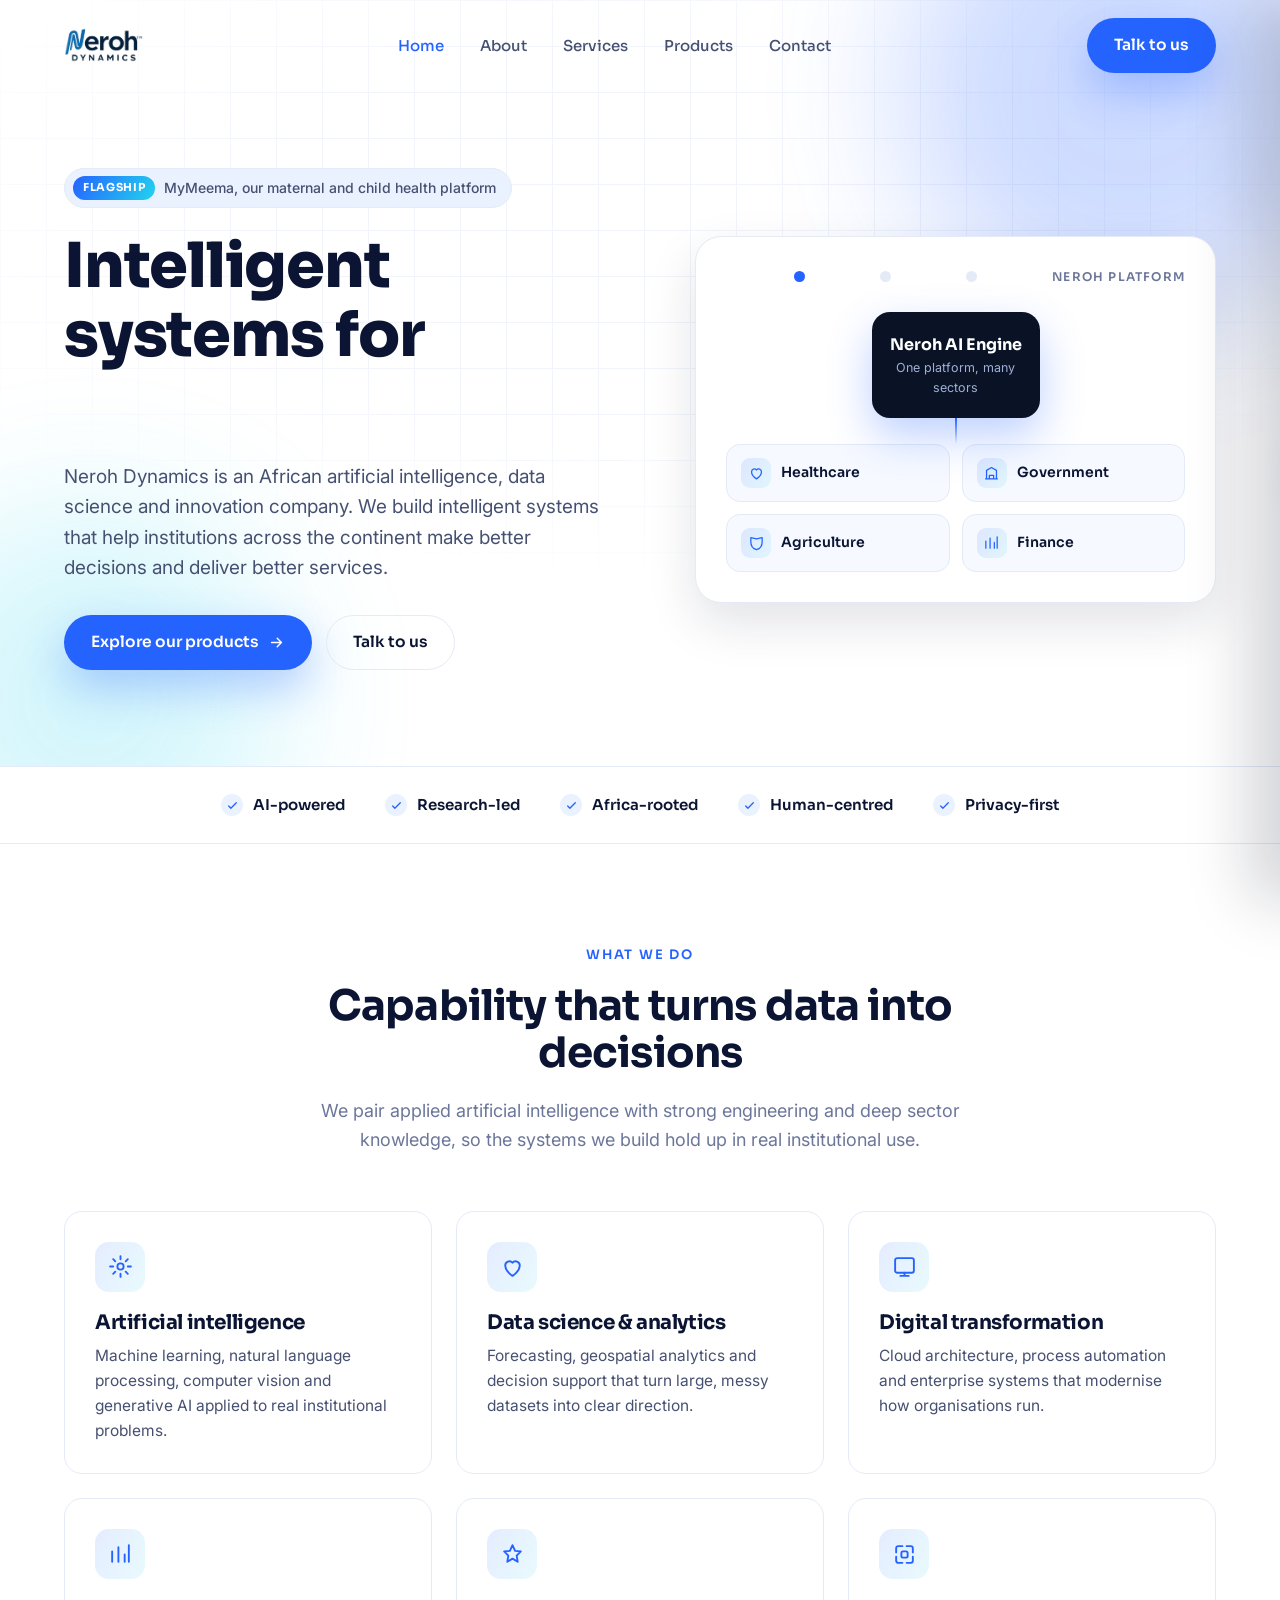
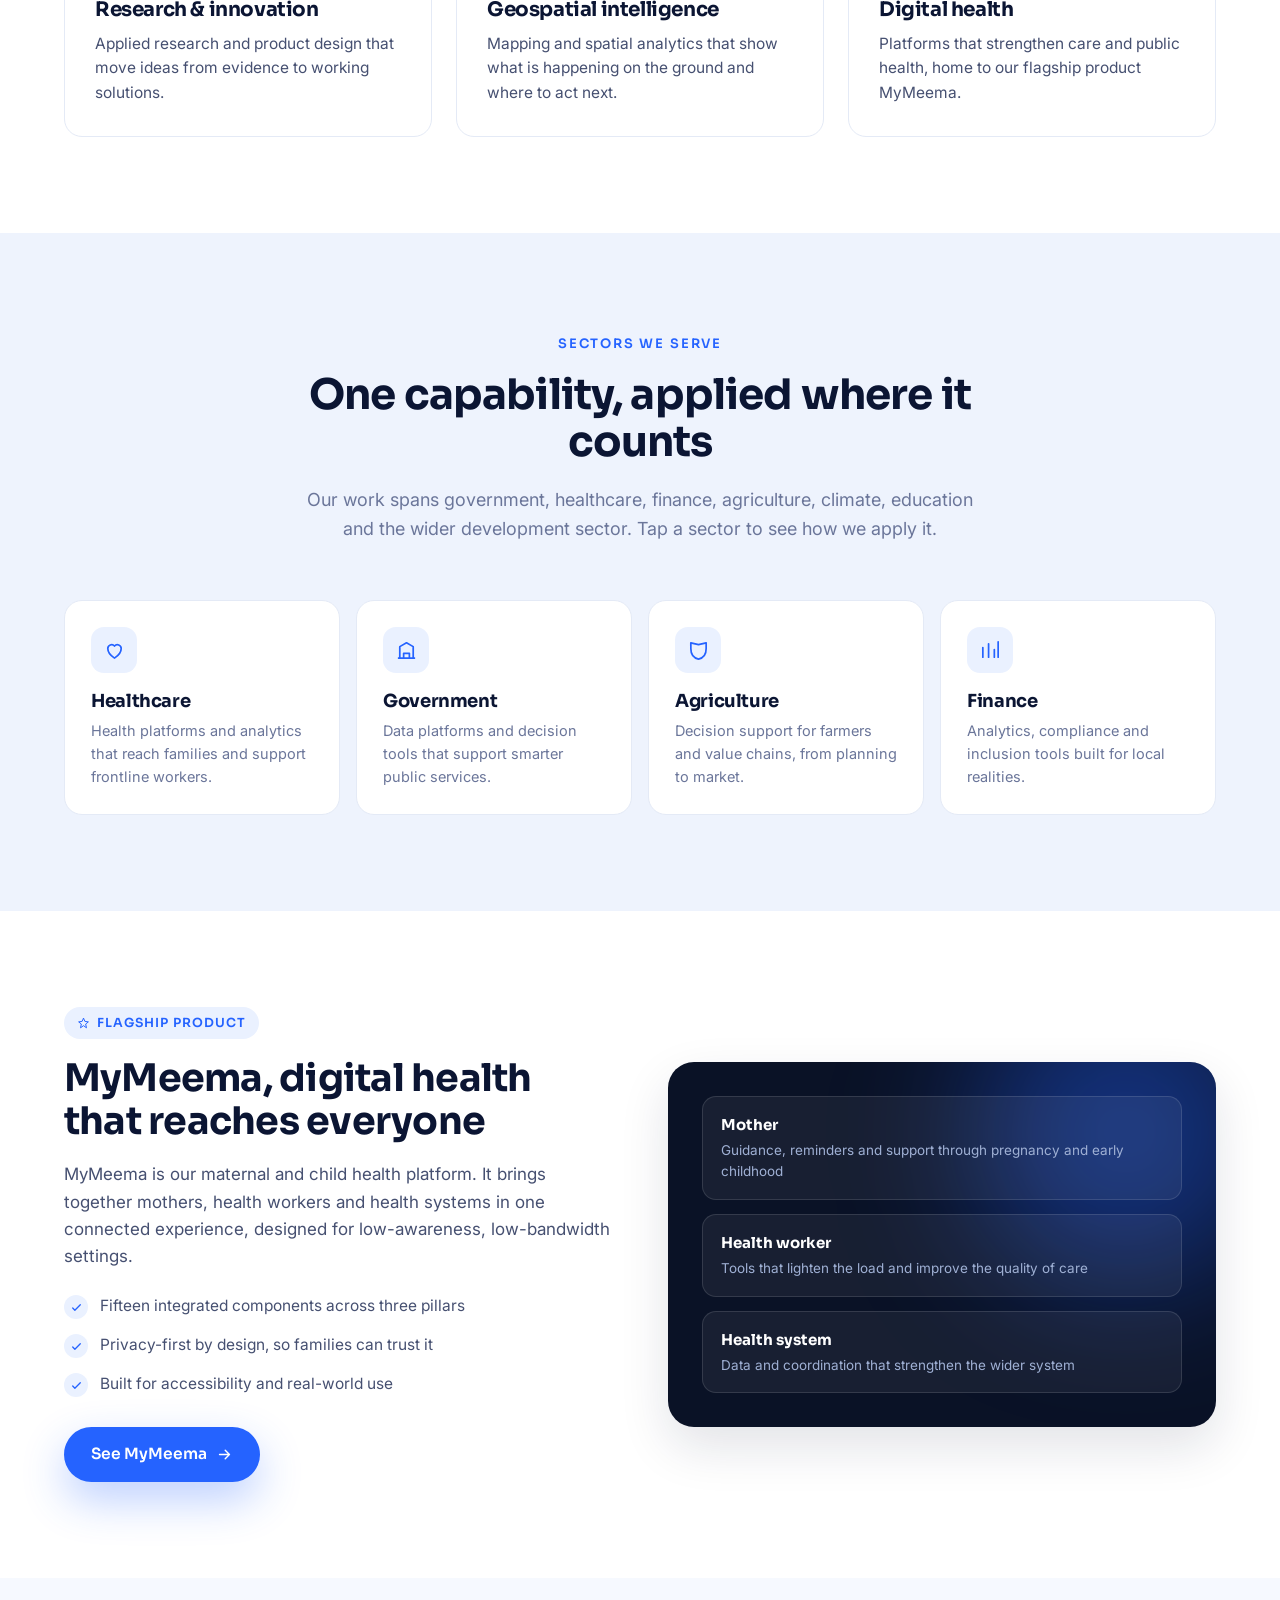
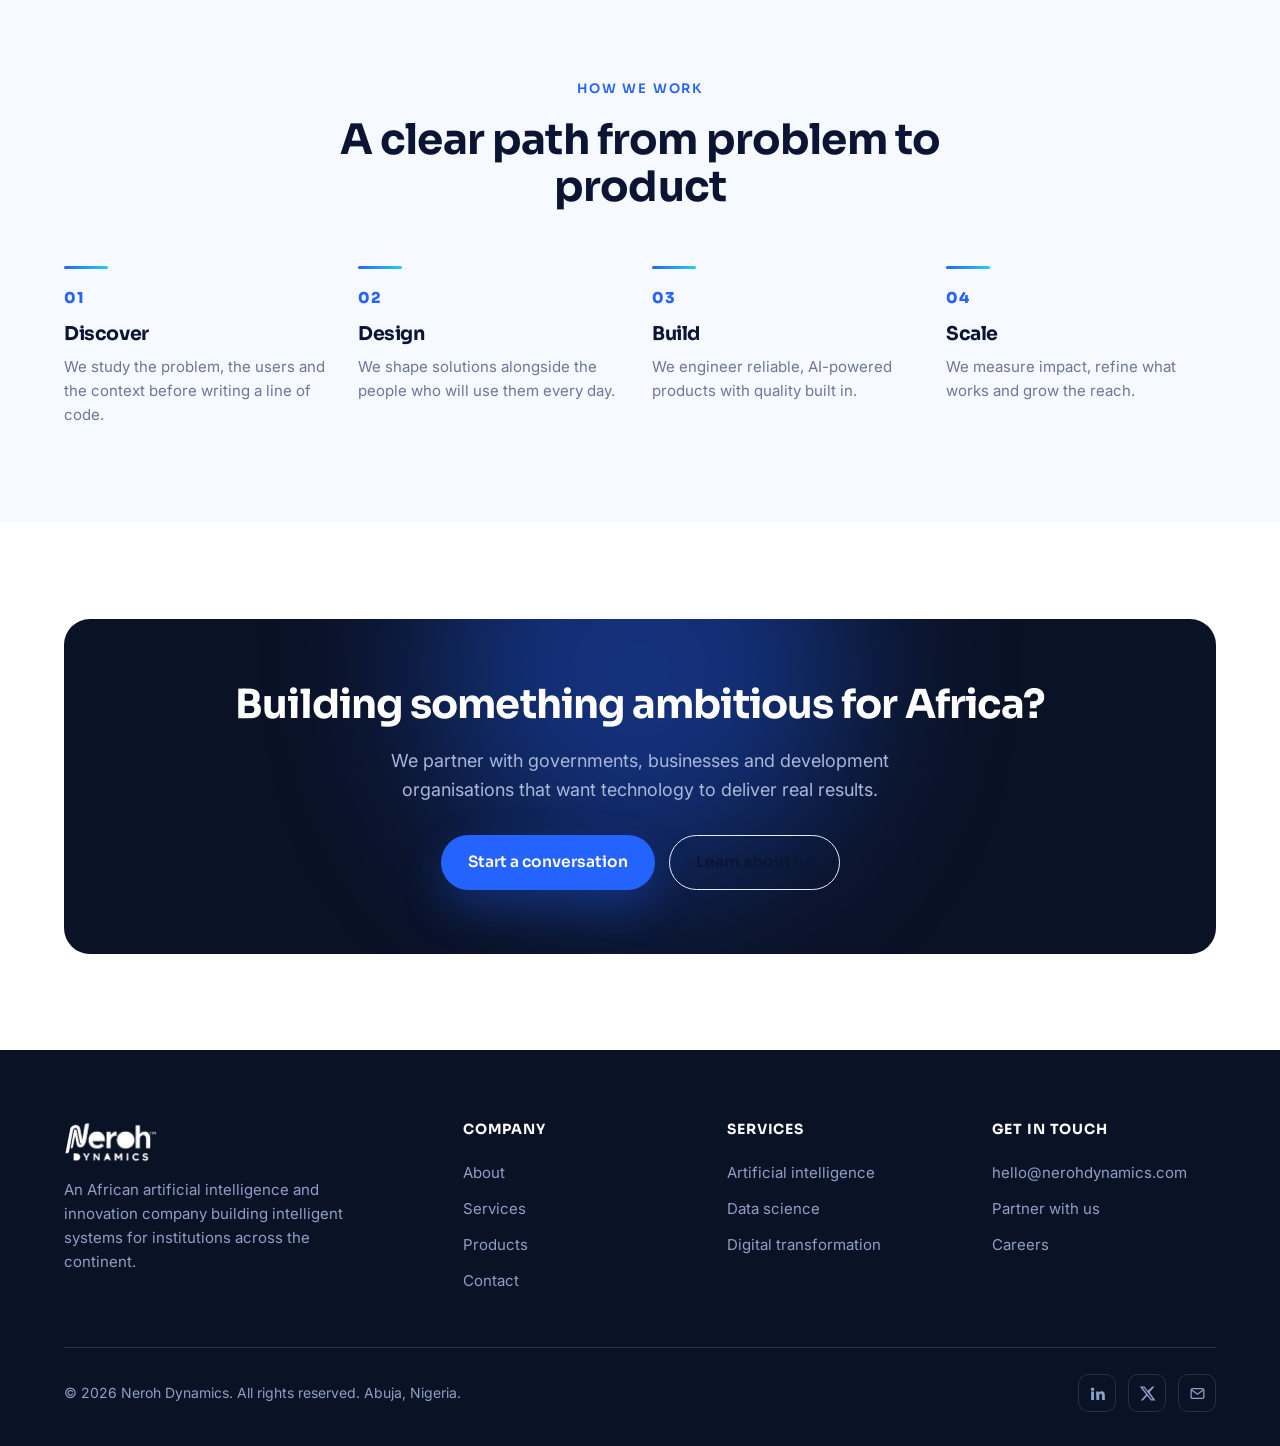
<file: index.html>
<!DOCTYPE html>
<html lang="en">
<head>
  <meta charset="UTF-8" />
  <meta name="viewport" content="width=device-width, initial-scale=1.0" />
  <title>Neroh Dynamics | AI, data and innovation for Africa</title>
  <meta name="description" content="Neroh Dynamics is an African artificial intelligence, data science and innovation company building intelligent systems for government, healthcare, finance, agriculture and the wider public sector. Home of MyMeema." />
  <meta property="og:title" content="Neroh Dynamics | AI, data and innovation for Africa" />
  <meta property="og:description" content="An African artificial intelligence and innovation company building intelligent systems for institutions across the continent." />
  <meta property="og:type" content="website" />
  <link rel="preconnect" href="https://fonts.googleapis.com" />
  <link rel="preconnect" href="https://fonts.gstatic.com" crossorigin />
  <link href="https://fonts.googleapis.com/css2?family=Sora:wght@400;500;600;700;800&family=Inter:wght@400;500;600&display=swap" rel="stylesheet" />
  <link rel="stylesheet" href="style.css" />
</head>
<body>

  <!-- ======== HEADER ======== -->
  <header class="site-header">
    <div class="container">
      <nav class="nav">
        <a href="index.html" class="brand"><img src="logo.png" alt="Neroh Dynamics" style="height:34px;width:auto;display:block"></a>
        <ul class="nav-links">
          <li><a href="index.html">Home</a></li>
          <li><a href="about.html">About</a></li>
          <li><a href="services.html">Services</a></li>
          <li><a href="products.html">Products</a></li>
          <li><a href="contact.html">Contact</a></li>
        </ul>
        <div class="nav-cta">
          <a href="contact.html" class="btn btn-primary">Talk to us</a>
          <button class="nav-toggle" aria-label="Open menu">
            <svg viewBox="0 0 24 24" fill="none"><path d="M4 7h16M4 12h16M4 17h16" stroke="currentColor" stroke-width="2" stroke-linecap="round"/></svg>
          </button>
        </div>
      </nav>
    </div>
  </header>
  <div class="scrim"></div>
  <aside class="mobile-panel">
    <div class="m-head">
      <a href="index.html" class="brand"><img src="logo.png" alt="Neroh Dynamics" style="height:30px;width:auto;display:block"></a>
      <button class="m-close" aria-label="Close menu">
        <svg viewBox="0 0 24 24" fill="none"><path d="M18 6L6 18M6 6l12 12" stroke="currentColor" stroke-width="2" stroke-linecap="round"/></svg>
      </button>
    </div>
    <a href="index.html" class="m-link">Home</a>
    <a href="about.html" class="m-link">About</a>
    <a href="services.html" class="m-link">Services</a>
    <a href="products.html" class="m-link">Products</a>
    <a href="contact.html" class="m-link">Contact</a>
    <a href="contact.html" class="btn btn-primary">Talk to us</a>
  </aside>

  <!-- ======== HERO ======== -->
  <section class="hero">
    <div class="hero-bg">
      <div class="grid"></div>
      <div class="glow g1"></div>
      <div class="glow g2"></div>
    </div>
    <div class="container">
      <div class="hero-grid">
        <div class="hero-copy">
          <span class="hero-pill"><b>Flagship</b> MyMeema, our maternal and child health platform</span>
          <h1>Intelligent systems for
            <span class="rotator grad-text">
              <span class="word">Government</span>
              <span class="word">Healthcare</span>
              <span class="word">Finance</span>
              <span class="word">Agriculture</span>
              <span class="word">Climate</span>
            </span>
          </h1>
          <p class="lede">Neroh Dynamics is an African artificial intelligence, data science and innovation company. We build intelligent systems that help institutions across the continent make better decisions and deliver better services.</p>
          <div class="hero-actions">
            <a href="products.html" class="btn btn-primary">Explore our products
              <svg viewBox="0 0 24 24" fill="none"><path d="M5 12h14M13 6l6 6-6 6" stroke="currentColor" stroke-width="2" stroke-linecap="round" stroke-linejoin="round"/></svg>
            </a>
            <a href="contact.html" class="btn btn-ghost">Talk to us</a>
          </div>
        </div>

        <!-- signature graphic: one AI engine, many sectors -->
        <div class="engine reveal">
          <div class="engine-top">
            <span class="dot live"></span><span class="dot"></span><span class="dot"></span>
            <span>Neroh platform</span>
          </div>
          <div class="engine-core">
            <div class="k">Neroh AI Engine</div>
            <div class="s">One platform, many sectors</div>
          </div>
          <div class="engine-sectors">
            <div class="sector-chip"><span class="ic"><svg viewBox="0 0 24 24" fill="none"><path d="M12 21s-7-4.5-7-10a4 4 0 017-2.6A4 4 0 0119 11c0 5.5-7 10-7 10z" stroke="currentColor" stroke-width="1.8" stroke-linejoin="round"/></svg></span>Healthcare</div>
            <div class="sector-chip"><span class="ic"><svg viewBox="0 0 24 24" fill="none"><path d="M3 21h18M5 21V9l7-4 7 4v12M9 21v-5h6v5" stroke="currentColor" stroke-width="1.8" stroke-linejoin="round"/></svg></span>Government</div>
            <div class="sector-chip"><span class="ic"><svg viewBox="0 0 24 24" fill="none"><path d="M12 22c5-1 8-5 8-11V5l-8 2-8-2v6c0 6 3 10 8 11z" stroke="currentColor" stroke-width="1.8" stroke-linejoin="round"/></svg></span>Agriculture</div>
            <div class="sector-chip"><span class="ic"><svg viewBox="0 0 24 24" fill="none"><path d="M4 20V10M10 20V6M16 20v-8M20 20V4" stroke="currentColor" stroke-width="1.8" stroke-linecap="round"/></svg></span>Finance</div>
          </div>
        </div>
      </div>
    </div>
  </section>

  <!-- ======== BADGE STRIP ======== -->
  <div class="strip">
    <div class="container">
      <div class="strip-row">
        <div class="strip-item"><span class="tick"><svg viewBox="0 0 24 24" fill="none"><path d="M5 13l4 4L19 7" stroke="currentColor" stroke-width="2.4" stroke-linecap="round" stroke-linejoin="round"/></svg></span>AI-powered</div>
        <div class="strip-item"><span class="tick"><svg viewBox="0 0 24 24" fill="none"><path d="M5 13l4 4L19 7" stroke="currentColor" stroke-width="2.4" stroke-linecap="round" stroke-linejoin="round"/></svg></span>Research-led</div>
        <div class="strip-item"><span class="tick"><svg viewBox="0 0 24 24" fill="none"><path d="M5 13l4 4L19 7" stroke="currentColor" stroke-width="2.4" stroke-linecap="round" stroke-linejoin="round"/></svg></span>Africa-rooted</div>
        <div class="strip-item"><span class="tick"><svg viewBox="0 0 24 24" fill="none"><path d="M5 13l4 4L19 7" stroke="currentColor" stroke-width="2.4" stroke-linecap="round" stroke-linejoin="round"/></svg></span>Human-centred</div>
        <div class="strip-item"><span class="tick"><svg viewBox="0 0 24 24" fill="none"><path d="M5 13l4 4L19 7" stroke="currentColor" stroke-width="2.4" stroke-linecap="round" stroke-linejoin="round"/></svg></span>Privacy-first</div>
      </div>
    </div>
  </div>

  <!-- ======== OFFERINGS ======== -->
  <section class="section">
    <div class="container">
      <div class="section-head center reveal">
        <span class="eyebrow">What we do</span>
        <h2>Capability that turns data into decisions</h2>
        <p>We pair applied artificial intelligence with strong engineering and deep sector knowledge, so the systems we build hold up in real institutional use.</p>
      </div>
      <div class="grid-3">
        <div class="card reveal">
          <div class="card-ic"><svg viewBox="0 0 24 24" fill="none"><circle cx="12" cy="12" r="3" stroke="currentColor" stroke-width="1.8"/><path d="M12 2v3M12 19v3M2 12h3M19 12h3M5 5l2 2M17 17l2 2M19 5l-2 2M7 17l-2 2" stroke="currentColor" stroke-width="1.8" stroke-linecap="round"/></svg></div>
          <h3>Artificial intelligence</h3>
          <p>Machine learning, natural language processing, computer vision and generative AI applied to real institutional problems.</p>
        </div>
        <div class="card reveal">
          <div class="card-ic"><svg viewBox="0 0 24 24" fill="none"><path d="M12 21s-7-4.5-7-10a4 4 0 017-2.6A4 4 0 0119 11c0 5.5-7 10-7 10z" stroke="currentColor" stroke-width="1.8" stroke-linejoin="round"/></svg></div>
          <h3>Data science &amp; analytics</h3>
          <p>Forecasting, geospatial analytics and decision support that turn large, messy datasets into clear direction.</p>
        </div>
        <div class="card reveal">
          <div class="card-ic"><svg viewBox="0 0 24 24" fill="none"><rect x="3" y="4" width="18" height="14" rx="2" stroke="currentColor" stroke-width="1.8"/><path d="M8 21h8M12 18v3" stroke="currentColor" stroke-width="1.8" stroke-linecap="round"/></svg></div>
          <h3>Digital transformation</h3>
          <p>Cloud architecture, process automation and enterprise systems that modernise how organisations run.</p>
        </div>
        <div class="card reveal">
          <div class="card-ic"><svg viewBox="0 0 24 24" fill="none"><path d="M4 19V9M10 19V5M16 19v-7M20 19V3" stroke="currentColor" stroke-width="1.8" stroke-linecap="round"/></svg></div>
          <h3>Research &amp; innovation</h3>
          <p>Applied research and product design that move ideas from evidence to working solutions.</p>
        </div>
        <div class="card reveal">
          <div class="card-ic"><svg viewBox="0 0 24 24" fill="none"><path d="M12 3l2.5 5.5L20 9l-4 4 1 6-5-3-5 3 1-6-4-4 5.5-.5L12 3z" stroke="currentColor" stroke-width="1.8" stroke-linejoin="round"/></svg></div>
          <h3>Geospatial intelligence</h3>
          <p>Mapping and spatial analytics that show what is happening on the ground and where to act next.</p>
        </div>
        <div class="card reveal">
          <div class="card-ic"><svg viewBox="0 0 24 24" fill="none"><path d="M10 4H6a2 2 0 00-2 2v4M14 4h4a2 2 0 012 2v4M10 20H6a2 2 0 01-2-2v-4M14 20h4a2 2 0 002-2v-4" stroke="currentColor" stroke-width="1.8" stroke-linecap="round"/><rect x="9" y="9" width="6" height="6" rx="1.5" stroke="currentColor" stroke-width="1.8"/></svg></div>
          <h3>Digital health</h3>
          <p>Platforms that strengthen care and public health, home to our flagship product MyMeema.</p>
        </div>
      </div>
    </div>
  </section>

  <!-- ======== SECTORS (signature interactive) ======== -->
  <section class="section section-sky">
    <div class="container">
      <div class="section-head center reveal">
        <span class="eyebrow">Sectors we serve</span>
        <h2>One capability, applied where it counts</h2>
        <p>Our work spans government, healthcare, finance, agriculture, climate, education and the wider development sector. Tap a sector to see how we apply it.</p>
      </div>
      <div class="sectors">
        <div class="sector-tile reveal">
          <div class="s-ic"><svg viewBox="0 0 24 24" fill="none"><path d="M12 21s-7-4.5-7-10a4 4 0 017-2.6A4 4 0 0119 11c0 5.5-7 10-7 10z" stroke="currentColor" stroke-width="1.8" stroke-linejoin="round"/></svg></div>
          <h3>Healthcare</h3>
          <p>Health platforms and analytics that reach families and support frontline workers.</p>
        </div>
        <div class="sector-tile reveal">
          <div class="s-ic"><svg viewBox="0 0 24 24" fill="none"><path d="M3 21h18M5 21V9l7-4 7 4v12M9 21v-5h6v5" stroke="currentColor" stroke-width="1.8" stroke-linejoin="round"/></svg></div>
          <h3>Government</h3>
          <p>Data platforms and decision tools that support smarter public services.</p>
        </div>
        <div class="sector-tile reveal">
          <div class="s-ic"><svg viewBox="0 0 24 24" fill="none"><path d="M12 22c5-1 8-5 8-11V5l-8 2-8-2v6c0 6 3 10 8 11z" stroke="currentColor" stroke-width="1.8" stroke-linejoin="round"/></svg></div>
          <h3>Agriculture</h3>
          <p>Decision support for farmers and value chains, from planning to market.</p>
        </div>
        <div class="sector-tile reveal">
          <div class="s-ic"><svg viewBox="0 0 24 24" fill="none"><path d="M4 20V10M10 20V6M16 20v-8M20 20V4" stroke="currentColor" stroke-width="1.8" stroke-linecap="round"/></svg></div>
          <h3>Finance</h3>
          <p>Analytics, compliance and inclusion tools built for local realities.</p>
        </div>
      </div>
    </div>
  </section>

  <!-- ======== FLAGSHIP TEASER ======== -->
  <section class="section">
    <div class="container">
      <div class="feature">
        <div class="feature-copy reveal">
          <span class="tag"><svg viewBox="0 0 24 24" fill="none" width="13"><path d="M12 2l2.5 6L21 9l-5 4 1.5 7L12 16l-5.5 4L8 13 3 9l6.5-1L12 2z" stroke="currentColor" stroke-width="1.8" stroke-linejoin="round"/></svg>Flagship product</span>
          <h2>MyMeema, digital health that reaches everyone</h2>
          <p>MyMeema is our maternal and child health platform. It brings together mothers, health workers and health systems in one connected experience, designed for low-awareness, low-bandwidth settings.</p>
          <ul class="feature-list">
            <li><span class="tick"><svg viewBox="0 0 24 24" fill="none"><path d="M5 13l4 4L19 7" stroke="currentColor" stroke-width="2.4" stroke-linecap="round" stroke-linejoin="round"/></svg></span>Fifteen integrated components across three pillars</li>
            <li><span class="tick"><svg viewBox="0 0 24 24" fill="none"><path d="M5 13l4 4L19 7" stroke="currentColor" stroke-width="2.4" stroke-linecap="round" stroke-linejoin="round"/></svg></span>Privacy-first by design, so families can trust it</li>
            <li><span class="tick"><svg viewBox="0 0 24 24" fill="none"><path d="M5 13l4 4L19 7" stroke="currentColor" stroke-width="2.4" stroke-linecap="round" stroke-linejoin="round"/></svg></span>Built for accessibility and real-world use</li>
          </ul>
          <a href="products.html" class="btn btn-primary">See MyMeema
            <svg viewBox="0 0 24 24" fill="none"><path d="M5 12h14M13 6l6 6-6 6" stroke="currentColor" stroke-width="2" stroke-linecap="round" stroke-linejoin="round"/></svg>
          </a>
        </div>
        <div class="feature-media reveal">
          <div class="pillars">
            <div class="pillar"><div class="p-k">Mother</div><div class="p-s">Guidance, reminders and support through pregnancy and early childhood</div></div>
            <div class="pillar"><div class="p-k">Health worker</div><div class="p-s">Tools that lighten the load and improve the quality of care</div></div>
            <div class="pillar"><div class="p-k">Health system</div><div class="p-s">Data and coordination that strengthen the wider system</div></div>
          </div>
        </div>
      </div>
    </div>
  </section>

  <!-- ======== PROCESS ======== -->
  <section class="section section-tint">
    <div class="container">
      <div class="section-head center reveal">
        <span class="eyebrow">How we work</span>
        <h2>A clear path from problem to product</h2>
      </div>
      <div class="steps">
        <div class="step reveal"><div class="num">01</div><h3>Discover</h3><p>We study the problem, the users and the context before writing a line of code.</p></div>
        <div class="step reveal"><div class="num">02</div><h3>Design</h3><p>We shape solutions alongside the people who will use them every day.</p></div>
        <div class="step reveal"><div class="num">03</div><h3>Build</h3><p>We engineer reliable, AI-powered products with quality built in.</p></div>
        <div class="step reveal"><div class="num">04</div><h3>Scale</h3><p>We measure impact, refine what works and grow the reach.</p></div>
      </div>
    </div>
  </section>

  <!-- ======== CTA BAND ======== -->
  <section class="section">
    <div class="container">
      <div class="cta-band reveal">
        <h2>Building something ambitious for Africa?</h2>
        <p>We partner with governments, businesses and development organisations that want technology to deliver real results.</p>
        <div class="cta-actions">
          <a href="contact.html" class="btn btn-primary">Start a conversation</a>
          <a href="about.html" class="btn btn-ghost">Learn about us</a>
        </div>
      </div>
    </div>
  </section>

  <!-- ======== FOOTER ======== -->
  <footer class="site-footer">
    <div class="container">
      <div class="footer-grid">
        <div class="footer-brand">
          <a href="index.html" class="brand"><img src="logo-white.png" alt="Neroh Dynamics" style="height:40px;width:auto;display:block"></a>
          <p>An African artificial intelligence and innovation company building intelligent systems for institutions across the continent.</p>
        </div>
        <div class="footer-col">
          <h4>Company</h4>
          <a href="about.html">About</a>
          <a href="services.html">Services</a>
          <a href="products.html">Products</a>
          <a href="contact.html">Contact</a>
        </div>
        <div class="footer-col">
          <h4>Services</h4>
          <a href="services.html">Artificial intelligence</a>
          <a href="services.html">Data science</a>
          <a href="services.html">Digital transformation</a>
        </div>
        <div class="footer-col">
          <h4>Get in touch</h4>
          <a href="mailto:hello@nerohdynamics.com">hello@nerohdynamics.com</a>
          <a href="contact.html">Partner with us</a>
          <a href="contact.html">Careers</a>
        </div>
      </div>
      <div class="footer-bottom">
        <span>© <span id="year"></span> Neroh Dynamics. All rights reserved. Abuja, Nigeria.</span>
        <div class="socials">
          <a href="#" aria-label="LinkedIn"><svg viewBox="0 0 24 24" fill="currentColor"><path d="M4.98 3.5A2.5 2.5 0 002.5 6 2.5 2.5 0 005 8.5 2.5 2.5 0 007.5 6 2.5 2.5 0 004.98 3.5zM3 9h4v12H3zM10 9h3.8v1.7h.05c.53-1 1.83-2.05 3.77-2.05 4 0 4.75 2.65 4.75 6.1V21h-4v-5.5c0-1.3 0-3-1.85-3s-2.1 1.45-2.1 2.9V21h-4z"/></svg></a>
          <a href="#" aria-label="X"><svg viewBox="0 0 24 24" fill="currentColor"><path d="M18.9 2H22l-7.1 8.1L23.3 22h-6.6l-5.2-6.8L5.5 22H2.4l7.6-8.7L1 2h6.8l4.7 6.2zm-1.2 18h1.8L7.1 3.9H5.2z"/></svg></a>
          <a href="mailto:hello@nerohdynamics.com" aria-label="Email"><svg viewBox="0 0 24 24" fill="none"><rect x="3" y="5" width="18" height="14" rx="2" stroke="currentColor" stroke-width="1.8"/><path d="M4 7l8 6 8-6" stroke="currentColor" stroke-width="1.8"/></svg></a>
        </div>
      </div>
    </div>
  </footer>

  <script src="app.js"></script>
</body>
</html>
</file>
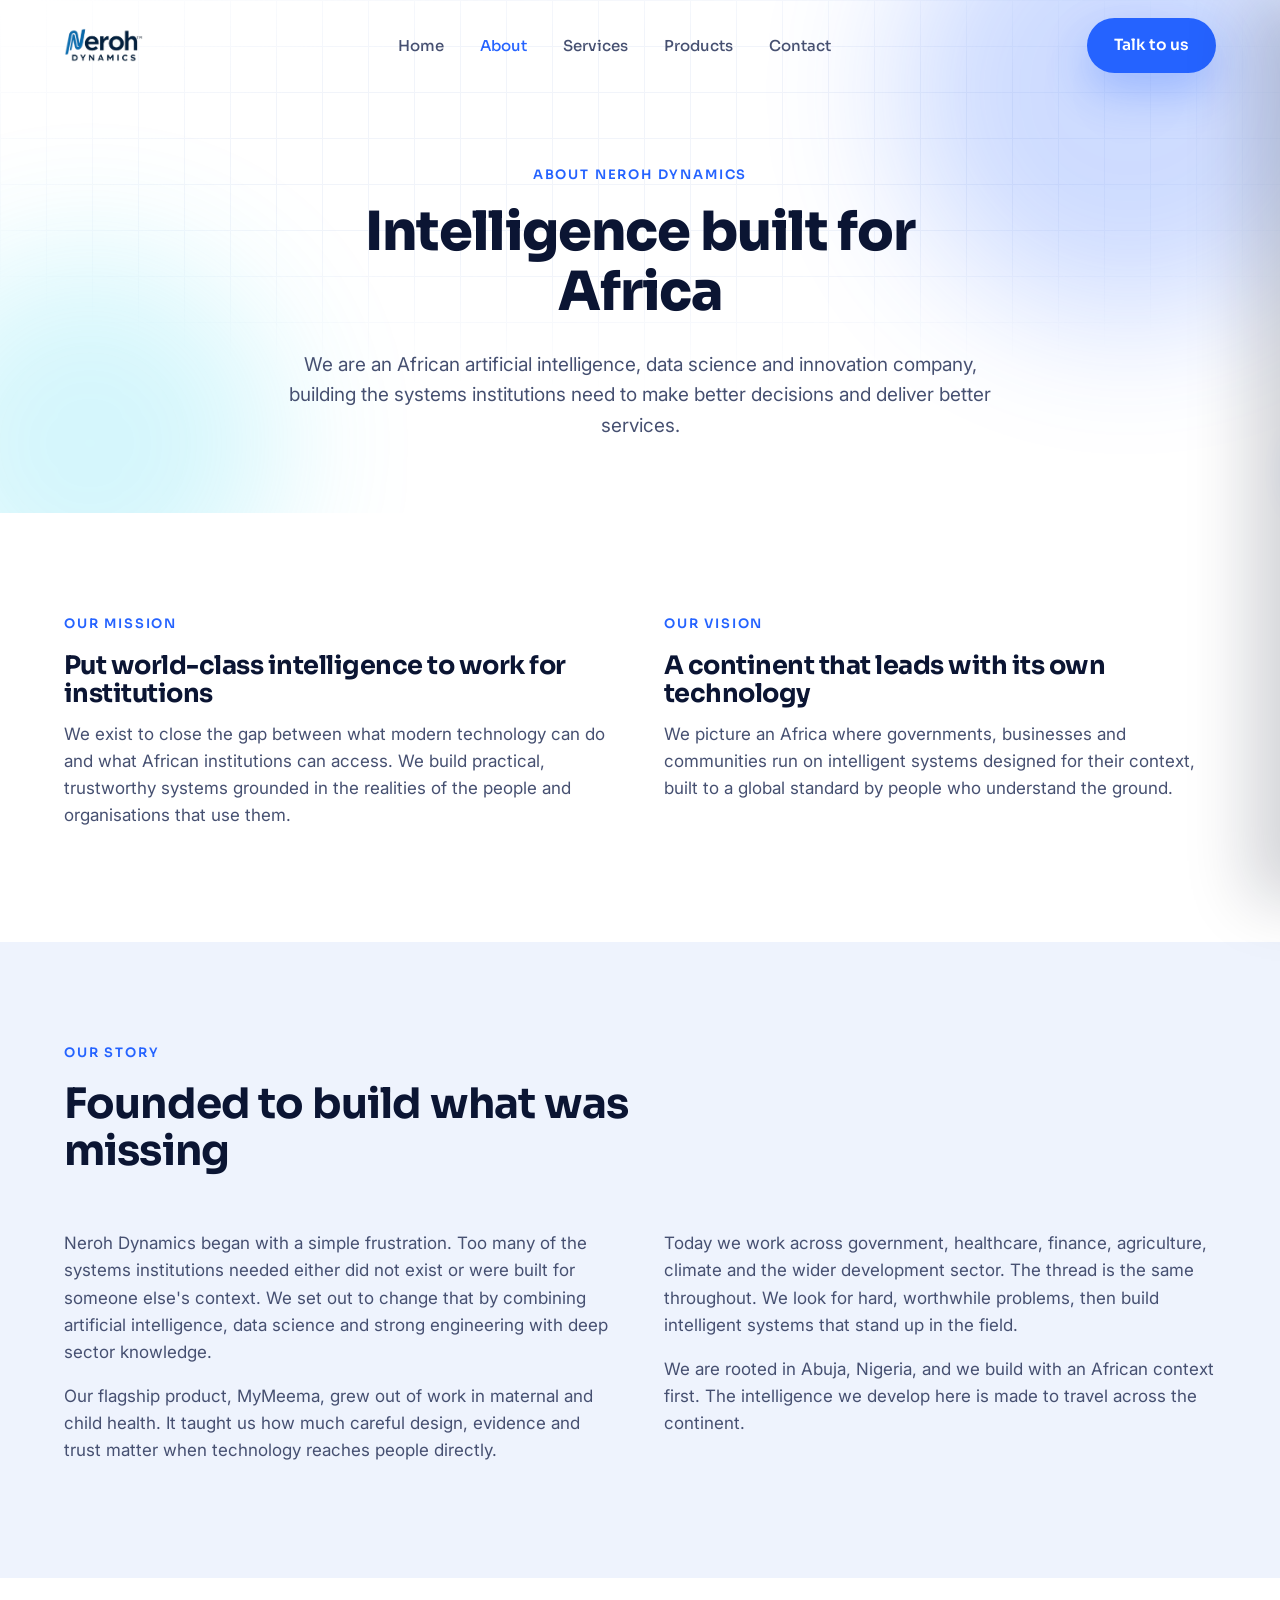
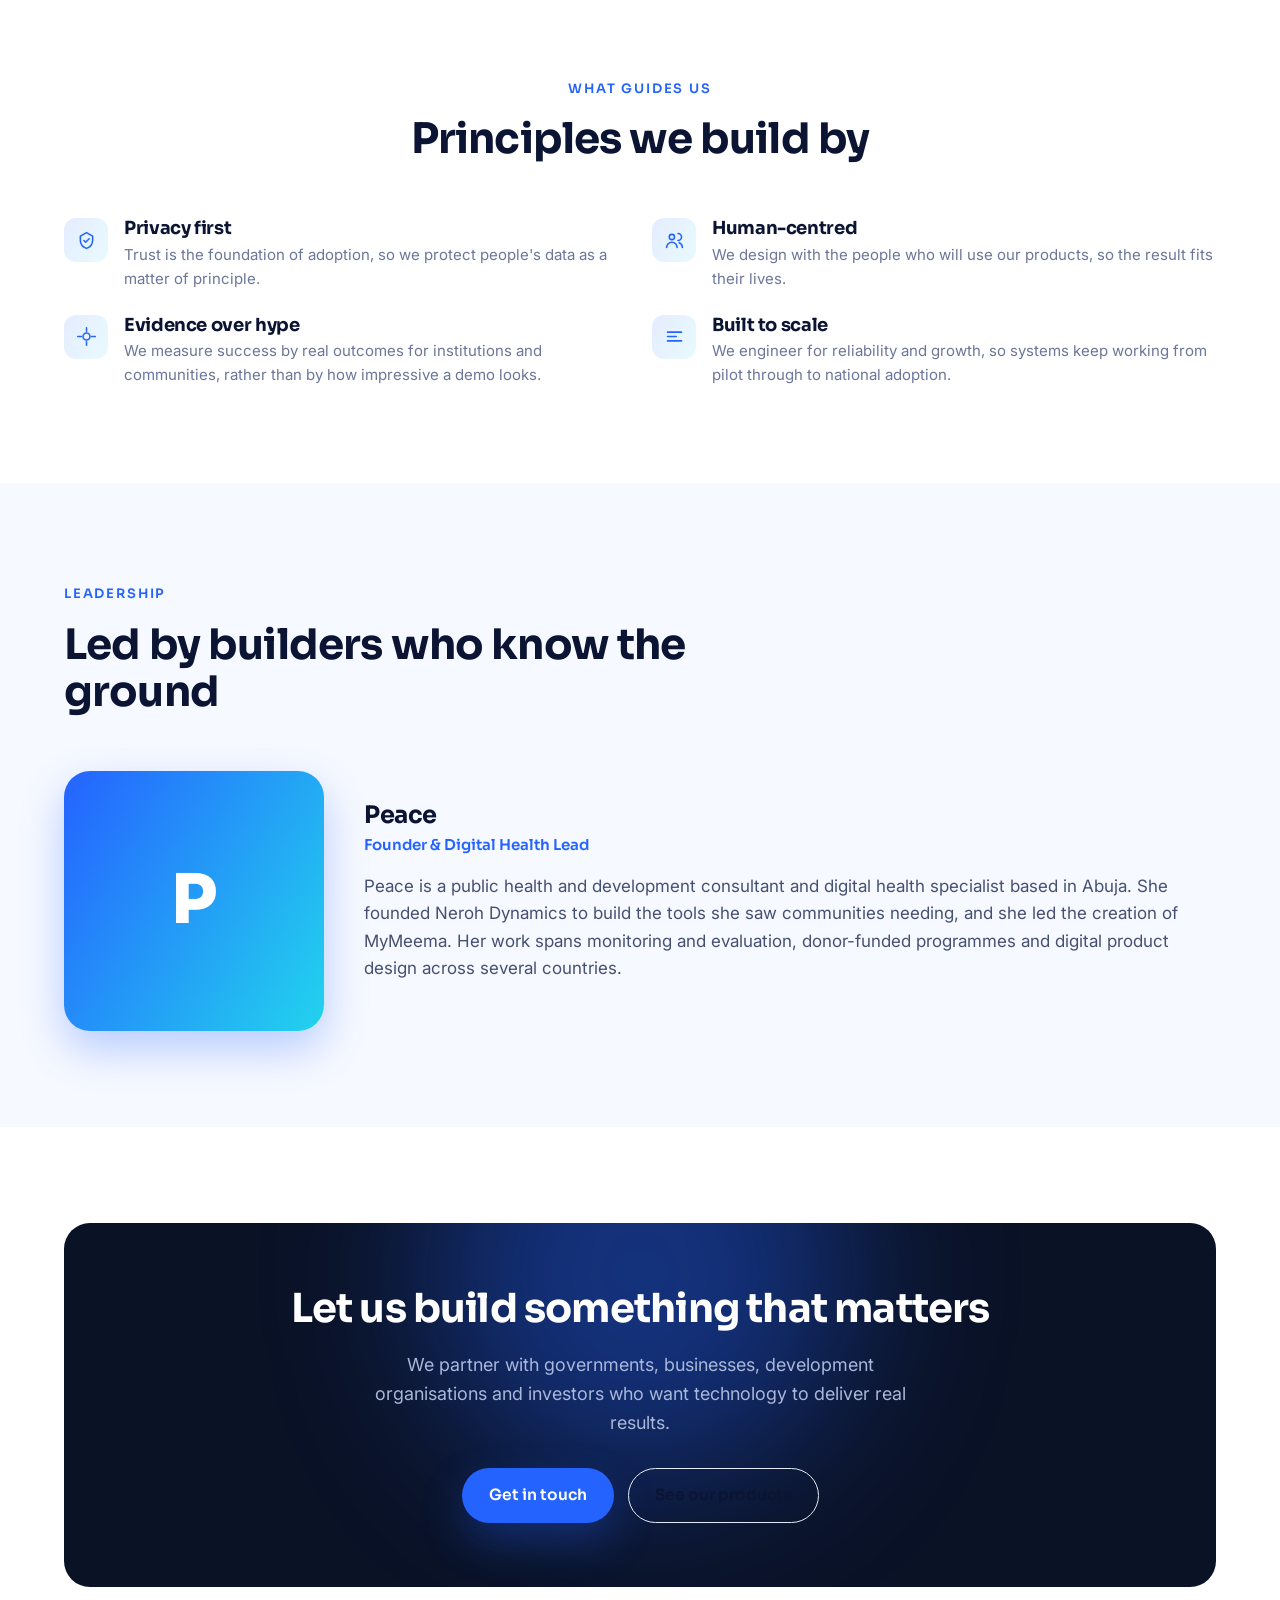
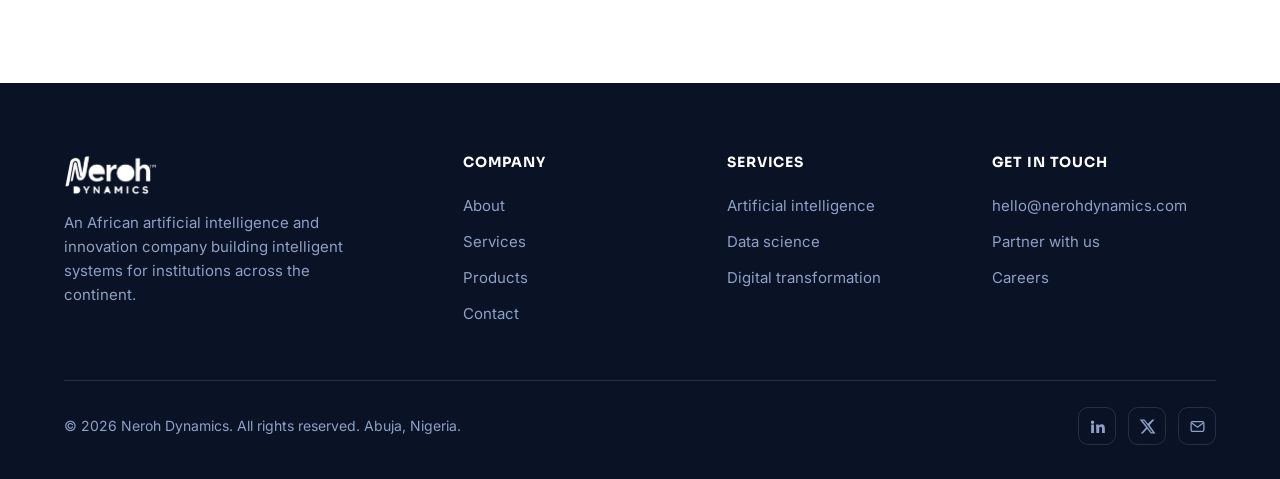
<file: about.html>
<!DOCTYPE html>
<html lang="en">
<head>
  <meta charset="UTF-8" />
  <meta name="viewport" content="width=device-width, initial-scale=1.0" />
  <title>About | Neroh Dynamics</title>
  <meta name="description" content="Neroh Dynamics is an African artificial intelligence, data science and innovation company building intelligent systems for institutions across the continent." />
  <meta property="og:title" content="About Neroh Dynamics" />
  <meta property="og:type" content="website" />
  <link rel="preconnect" href="https://fonts.googleapis.com" />
  <link rel="preconnect" href="https://fonts.gstatic.com" crossorigin />
  <link href="https://fonts.googleapis.com/css2?family=Sora:wght@400;500;600;700;800&family=Inter:wght@400;500;600&display=swap" rel="stylesheet" />
  <link rel="stylesheet" href="style.css" />
</head>
<body>

  <!-- ======== HEADER ======== -->
  <header class="site-header">
    <div class="container">
      <nav class="nav">
        <a href="index.html" class="brand"><img src="logo.png" alt="Neroh Dynamics" style="height:34px;width:auto;display:block"></a>
        <ul class="nav-links">
          <li><a href="index.html">Home</a></li>
          <li><a href="about.html">About</a></li>
          <li><a href="services.html">Services</a></li>
          <li><a href="products.html">Products</a></li>
          <li><a href="contact.html">Contact</a></li>
        </ul>
        <div class="nav-cta">
          <a href="contact.html" class="btn btn-primary">Talk to us</a>
          <button class="nav-toggle" aria-label="Open menu">
            <svg viewBox="0 0 24 24" fill="none"><path d="M4 7h16M4 12h16M4 17h16" stroke="currentColor" stroke-width="2" stroke-linecap="round"/></svg>
          </button>
        </div>
      </nav>
    </div>
  </header>
  <div class="scrim"></div>
  <aside class="mobile-panel">
    <div class="m-head">
      <a href="index.html" class="brand"><img src="logo.png" alt="Neroh Dynamics" style="height:30px;width:auto;display:block"></a>
      <button class="m-close" aria-label="Close menu">
        <svg viewBox="0 0 24 24" fill="none"><path d="M18 6L6 18M6 6l12 12" stroke="currentColor" stroke-width="2" stroke-linecap="round"/></svg>
      </button>
    </div>
    <a href="index.html" class="m-link">Home</a>
    <a href="about.html" class="m-link">About</a>
    <a href="services.html" class="m-link">Services</a>
    <a href="products.html" class="m-link">Products</a>
    <a href="contact.html" class="m-link">Contact</a>
    <a href="contact.html" class="btn btn-primary">Talk to us</a>
  </aside>

  <!-- ======== PAGE HERO ======== -->
  <section class="page-hero">
    <div class="hero-bg">
      <div class="grid"></div>
      <div class="glow g1"></div>
      <div class="glow g2"></div>
    </div>
    <div class="container">
      <div class="inner">
        <span class="eyebrow">About Neroh Dynamics</span>
        <h1>Intelligence built for Africa</h1>
        <p>We are an African artificial intelligence, data science and innovation company, building the systems institutions need to make better decisions and deliver better services.</p>
      </div>
    </div>
  </section>

  <!-- ======== MISSION / VISION ======== -->
  <section class="section">
    <div class="container">
      <div class="split">
        <div class="reveal">
          <span class="eyebrow">Our mission</span>
          <h2>Put world-class intelligence to work for institutions</h2>
          <p>We exist to close the gap between what modern technology can do and what African institutions can access. We build practical, trustworthy systems grounded in the realities of the people and organisations that use them.</p>
        </div>
        <div class="reveal">
          <span class="eyebrow">Our vision</span>
          <h2>A continent that leads with its own technology</h2>
          <p>We picture an Africa where governments, businesses and communities run on intelligent systems designed for their context, built to a global standard by people who understand the ground.</p>
        </div>
      </div>
    </div>
  </section>

  <!-- ======== STORY ======== -->
  <section class="section section-sky">
    <div class="container">
      <div class="section-head reveal">
        <span class="eyebrow">Our story</span>
        <h2>Founded to build what was missing</h2>
      </div>
      <div class="split">
        <div class="reveal">
          <p>Neroh Dynamics began with a simple frustration. Too many of the systems institutions needed either did not exist or were built for someone else's context. We set out to change that by combining artificial intelligence, data science and strong engineering with deep sector knowledge.</p>
          <p>Our flagship product, MyMeema, grew out of work in maternal and child health. It taught us how much careful design, evidence and trust matter when technology reaches people directly.</p>
        </div>
        <div class="reveal">
          <p>Today we work across government, healthcare, finance, agriculture, climate and the wider development sector. The thread is the same throughout. We look for hard, worthwhile problems, then build intelligent systems that stand up in the field.</p>
          <p>We are rooted in Abuja, Nigeria, and we build with an African context first. The intelligence we develop here is made to travel across the continent.</p>
        </div>
      </div>
    </div>
  </section>

  <!-- ======== VALUES ======== -->
  <section class="section">
    <div class="container">
      <div class="section-head center reveal">
        <span class="eyebrow">What guides us</span>
        <h2>Principles we build by</h2>
      </div>
      <div class="grid-2">
        <div class="value-item reveal">
          <div class="v-ic"><svg viewBox="0 0 24 24" fill="none"><path d="M12 3l7 4v5c0 4.5-3 7.5-7 9-4-1.5-7-4.5-7-9V7l7-4z" stroke="currentColor" stroke-width="1.8" stroke-linejoin="round"/><path d="M9 12l2 2 4-4" stroke="currentColor" stroke-width="1.8" stroke-linecap="round" stroke-linejoin="round"/></svg></div>
          <div><h3>Privacy first</h3><p>Trust is the foundation of adoption, so we protect people's data as a matter of principle.</p></div>
        </div>
        <div class="value-item reveal">
          <div class="v-ic"><svg viewBox="0 0 24 24" fill="none"><circle cx="9" cy="8" r="3" stroke="currentColor" stroke-width="1.8"/><path d="M3 20c0-3.3 2.7-6 6-6s6 2.7 6 6M16 4a4 4 0 010 8M21 20c0-2.5-1.5-4.6-3.6-5.5" stroke="currentColor" stroke-width="1.8" stroke-linecap="round"/></svg></div>
          <div><h3>Human-centred</h3><p>We design with the people who will use our products, so the result fits their lives.</p></div>
        </div>
        <div class="value-item reveal">
          <div class="v-ic"><svg viewBox="0 0 24 24" fill="none"><path d="M12 2v4M12 18v4M2 12h4M18 12h4" stroke="currentColor" stroke-width="1.8" stroke-linecap="round"/><circle cx="12" cy="12" r="4" stroke="currentColor" stroke-width="1.8"/></svg></div>
          <div><h3>Evidence over hype</h3><p>We measure success by real outcomes for institutions and communities, rather than by how impressive a demo looks.</p></div>
        </div>
        <div class="value-item reveal">
          <div class="v-ic"><svg viewBox="0 0 24 24" fill="none"><path d="M4 7h16M4 12h10M4 17h16" stroke="currentColor" stroke-width="1.8" stroke-linecap="round"/></svg></div>
          <div><h3>Built to scale</h3><p>We engineer for reliability and growth, so systems keep working from pilot through to national adoption.</p></div>
        </div>
      </div>
    </div>
  </section>

  <!-- ======== FOUNDER ======== -->
  <!-- Update the name, photo initials and bio below with final details. -->
  <section class="section section-tint">
    <div class="container">
      <div class="section-head reveal">
        <span class="eyebrow">Leadership</span>
        <h2>Led by builders who know the ground</h2>
      </div>
      <div class="founder reveal">
        <div class="founder-photo">P</div>
        <div>
          <h3>Peace</h3>
          <div class="role">Founder &amp; Digital Health Lead</div>
          <p>Peace is a public health and development consultant and digital health specialist based in Abuja. She founded Neroh Dynamics to build the tools she saw communities needing, and she led the creation of MyMeema. Her work spans monitoring and evaluation, donor-funded programmes and digital product design across several countries.</p>
        </div>
      </div>
    </div>
  </section>

  <!-- ======== CTA BAND ======== -->
  <section class="section">
    <div class="container">
      <div class="cta-band reveal">
        <h2>Let us build something that matters</h2>
        <p>We partner with governments, businesses, development organisations and investors who want technology to deliver real results.</p>
        <div class="cta-actions">
          <a href="contact.html" class="btn btn-primary">Get in touch</a>
          <a href="products.html" class="btn btn-ghost">See our products</a>
        </div>
      </div>
    </div>
  </section>

  <!-- ======== FOOTER ======== -->
  <footer class="site-footer">
    <div class="container">
      <div class="footer-grid">
        <div class="footer-brand">
          <a href="index.html" class="brand"><img src="logo-white.png" alt="Neroh Dynamics" style="height:40px;width:auto;display:block"></a>
          <p>An African artificial intelligence and innovation company building intelligent systems for institutions across the continent.</p>
        </div>
        <div class="footer-col">
          <h4>Company</h4>
          <a href="about.html">About</a>
          <a href="services.html">Services</a>
          <a href="products.html">Products</a>
          <a href="contact.html">Contact</a>
        </div>
        <div class="footer-col">
          <h4>Services</h4>
          <a href="services.html">Artificial intelligence</a>
          <a href="services.html">Data science</a>
          <a href="services.html">Digital transformation</a>
        </div>
        <div class="footer-col">
          <h4>Get in touch</h4>
          <a href="mailto:hello@nerohdynamics.com">hello@nerohdynamics.com</a>
          <a href="contact.html">Partner with us</a>
          <a href="contact.html">Careers</a>
        </div>
      </div>
      <div class="footer-bottom">
        <span>© <span id="year"></span> Neroh Dynamics. All rights reserved. Abuja, Nigeria.</span>
        <div class="socials">
          <a href="#" aria-label="LinkedIn"><svg viewBox="0 0 24 24" fill="currentColor"><path d="M4.98 3.5A2.5 2.5 0 002.5 6 2.5 2.5 0 005 8.5 2.5 2.5 0 007.5 6 2.5 2.5 0 004.98 3.5zM3 9h4v12H3zM10 9h3.8v1.7h.05c.53-1 1.83-2.05 3.77-2.05 4 0 4.75 2.65 4.75 6.1V21h-4v-5.5c0-1.3 0-3-1.85-3s-2.1 1.45-2.1 2.9V21h-4z"/></svg></a>
          <a href="#" aria-label="X"><svg viewBox="0 0 24 24" fill="currentColor"><path d="M18.9 2H22l-7.1 8.1L23.3 22h-6.6l-5.2-6.8L5.5 22H2.4l7.6-8.7L1 2h6.8l4.7 6.2zm-1.2 18h1.8L7.1 3.9H5.2z"/></svg></a>
          <a href="mailto:hello@nerohdynamics.com" aria-label="Email"><svg viewBox="0 0 24 24" fill="none"><rect x="3" y="5" width="18" height="14" rx="2" stroke="currentColor" stroke-width="1.8"/><path d="M4 7l8 6 8-6" stroke="currentColor" stroke-width="1.8"/></svg></a>
        </div>
      </div>
    </div>
  </footer>

  <script src="app.js"></script>
</body>
</html>
</file>
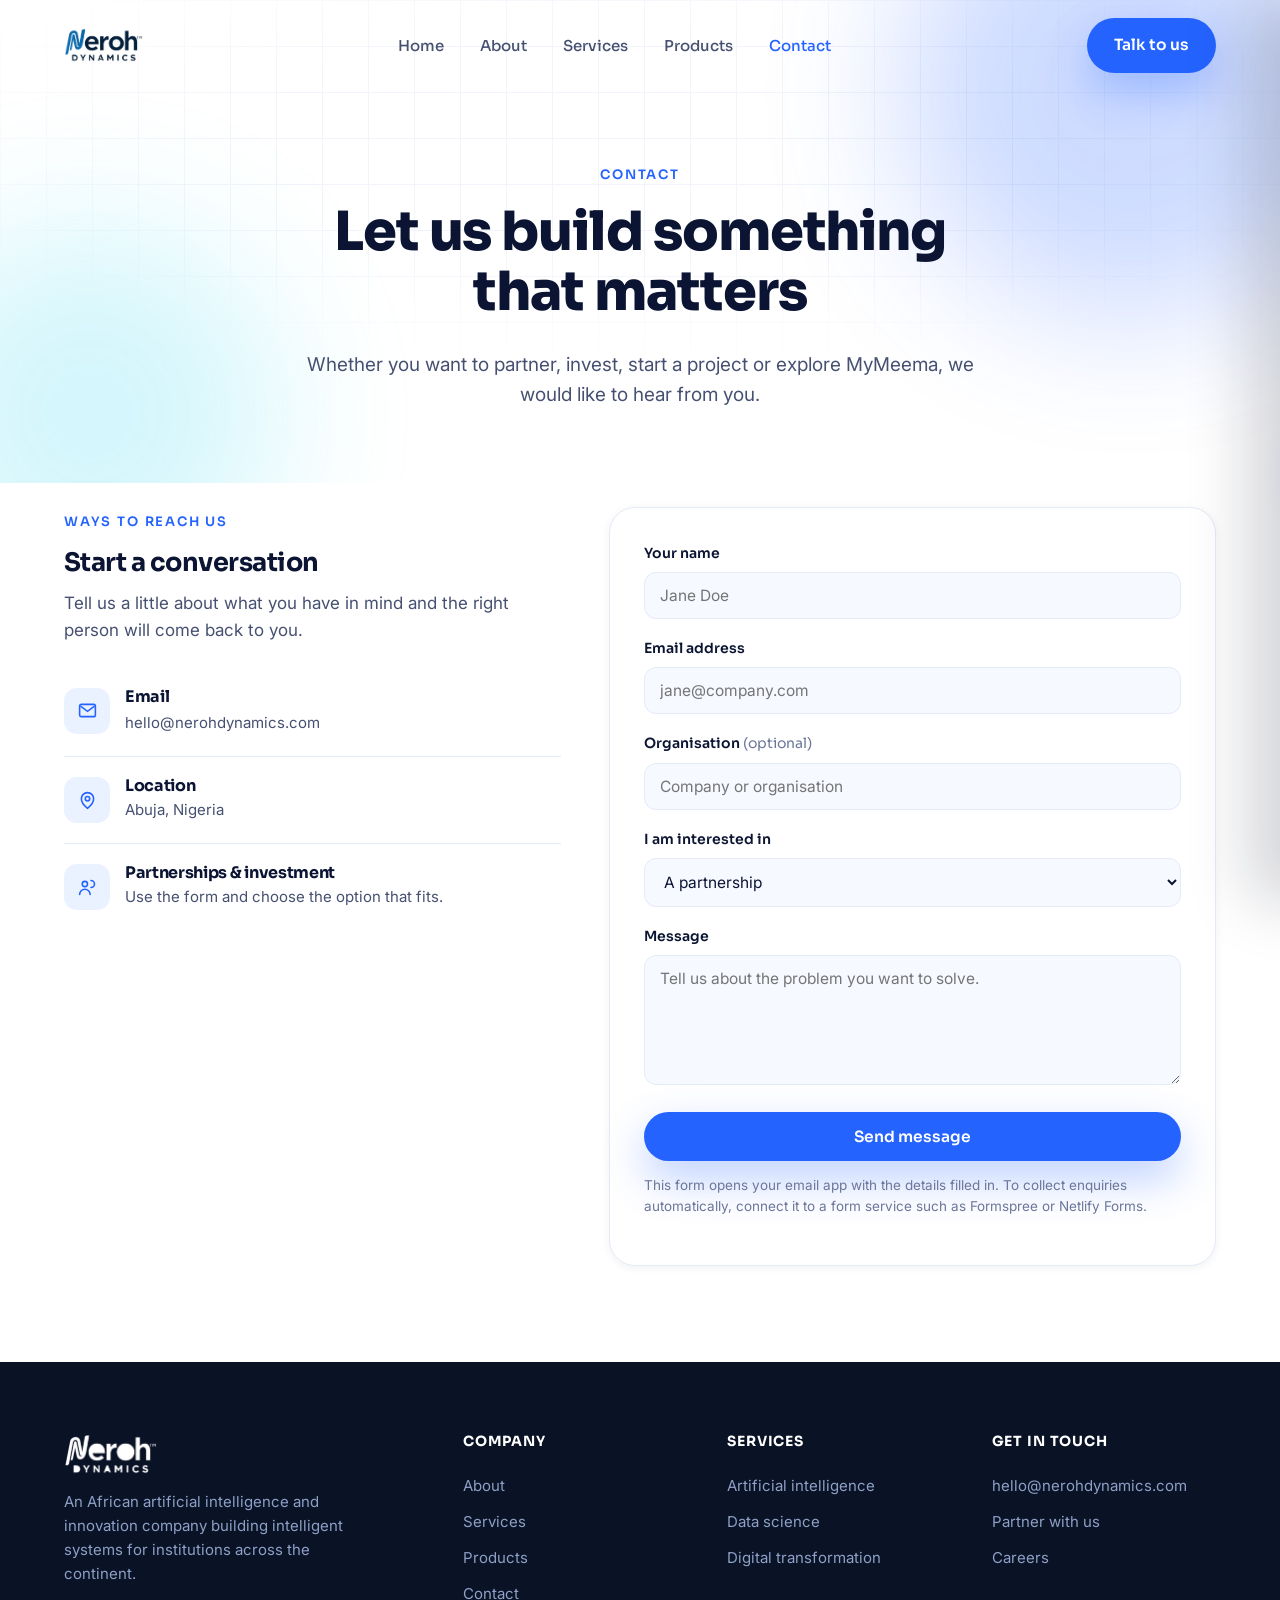
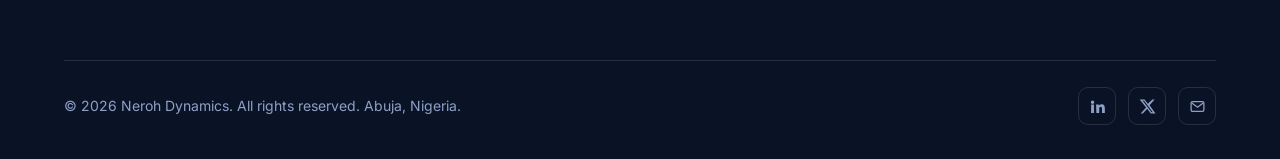
<file: contact.html>
<!DOCTYPE html>
<html lang="en">
<head>
  <meta charset="UTF-8" />
  <meta name="viewport" content="width=device-width, initial-scale=1.0" />
  <title>Contact | Neroh Dynamics</title>
  <meta name="description" content="Talk to Neroh Dynamics about AI and data projects, partnerships, investment or MyMeema. We build intelligent systems for institutions across Africa, from Abuja, Nigeria." />
  <meta property="og:title" content="Contact | Neroh Dynamics" />
  <meta property="og:type" content="website" />
  <link rel="preconnect" href="https://fonts.googleapis.com" />
  <link rel="preconnect" href="https://fonts.gstatic.com" crossorigin />
  <link href="https://fonts.googleapis.com/css2?family=Sora:wght@400;500;600;700;800&family=Inter:wght@400;500;600&display=swap" rel="stylesheet" />
  <link rel="stylesheet" href="style.css" />
</head>
<body>

  <!-- ======== HEADER ======== -->
  <header class="site-header">
    <div class="container">
      <nav class="nav">
        <a href="index.html" class="brand"><img src="logo.png" alt="Neroh Dynamics" style="height:34px;width:auto;display:block"></a>
        <ul class="nav-links">
          <li><a href="index.html">Home</a></li>
          <li><a href="about.html">About</a></li>
          <li><a href="services.html">Services</a></li>
          <li><a href="products.html">Products</a></li>
          <li><a href="contact.html">Contact</a></li>
        </ul>
        <div class="nav-cta">
          <a href="contact.html" class="btn btn-primary">Talk to us</a>
          <button class="nav-toggle" aria-label="Open menu">
            <svg viewBox="0 0 24 24" fill="none"><path d="M4 7h16M4 12h16M4 17h16" stroke="currentColor" stroke-width="2" stroke-linecap="round"/></svg>
          </button>
        </div>
      </nav>
    </div>
  </header>
  <div class="scrim"></div>
  <aside class="mobile-panel">
    <div class="m-head">
      <a href="index.html" class="brand"><img src="logo.png" alt="Neroh Dynamics" style="height:30px;width:auto;display:block"></a>
      <button class="m-close" aria-label="Close menu">
        <svg viewBox="0 0 24 24" fill="none"><path d="M18 6L6 18M6 6l12 12" stroke="currentColor" stroke-width="2" stroke-linecap="round"/></svg>
      </button>
    </div>
    <a href="index.html" class="m-link">Home</a>
    <a href="about.html" class="m-link">About</a>
    <a href="services.html" class="m-link">Services</a>
    <a href="products.html" class="m-link">Products</a>
    <a href="contact.html" class="m-link">Contact</a>
    <a href="contact.html" class="btn btn-primary">Talk to us</a>
  </aside>

  <!-- ======== PAGE HERO ======== -->
  <section class="page-hero">
    <div class="hero-bg">
      <div class="grid"></div>
      <div class="glow g1"></div>
      <div class="glow g2"></div>
    </div>
    <div class="container">
      <div class="inner">
        <span class="eyebrow">Contact</span>
        <h1>Let us build something that matters</h1>
        <p>Whether you want to partner, invest, start a project or explore MyMeema, we would like to hear from you.</p>
      </div>
    </div>
  </section>

  <!-- ======== CONTACT ======== -->
  <section class="section" style="padding-top:24px">
    <div class="container">
      <div class="contact-grid">
        <div class="reveal">
          <span class="eyebrow">Ways to reach us</span>
          <h2>Start a conversation</h2>
          <p style="margin-bottom:24px">Tell us a little about what you have in mind and the right person will come back to you.</p>

          <div class="info-card">
            <div class="ic"><svg viewBox="0 0 24 24" fill="none"><rect x="3" y="5" width="18" height="14" rx="2" stroke="currentColor" stroke-width="1.8"/><path d="M4 7l8 6 8-6" stroke="currentColor" stroke-width="1.8"/></svg></div>
            <div><h4>Email</h4><a href="mailto:hello@nerohdynamics.com">hello@nerohdynamics.com</a></div>
          </div>
          <div class="info-card">
            <div class="ic"><svg viewBox="0 0 24 24" fill="none"><path d="M12 21s-7-5.5-7-11a7 7 0 0114 0c0 5.5-7 11-7 11z" stroke="currentColor" stroke-width="1.8" stroke-linejoin="round"/><circle cx="12" cy="10" r="2.5" stroke="currentColor" stroke-width="1.8"/></svg></div>
            <div><h4>Location</h4><p>Abuja, Nigeria</p></div>
          </div>
          <div class="info-card">
            <div class="ic"><svg viewBox="0 0 24 24" fill="none"><circle cx="9" cy="8" r="3" stroke="currentColor" stroke-width="1.8"/><path d="M3 20c0-3.3 2.7-6 6-6s6 2.7 6 6M16 4a4 4 0 010 8" stroke="currentColor" stroke-width="1.8" stroke-linecap="round"/></svg></div>
            <div><h4>Partnerships &amp; investment</h4><p>Use the form and choose the option that fits.</p></div>
          </div>
        </div>

        <div class="form-card reveal">
          <form id="contactForm" novalidate>
            <div class="field">
              <label for="name">Your name</label>
              <input type="text" id="name" name="name" placeholder="Jane Doe" />
              <span class="err">Please enter your name.</span>
            </div>
            <div class="field">
              <label for="email">Email address</label>
              <input type="email" id="email" name="email" placeholder="jane@company.com" />
              <span class="err">Please enter a valid email address.</span>
            </div>
            <div class="field">
              <label for="organisation">Organisation <span style="color:var(--muted);font-weight:400">(optional)</span></label>
              <input type="text" id="organisation" name="organisation" placeholder="Company or organisation" />
            </div>
            <div class="field">
              <label for="interest">I am interested in</label>
              <select id="interest" name="interest">
                <option>A partnership</option>
                <option>Investment</option>
                <option>An AI or data project</option>
                <option>Digital transformation</option>
                <option>Research or evaluation</option>
                <option>MyMeema</option>
                <option>Careers</option>
                <option>Something else</option>
              </select>
            </div>
            <div class="field">
              <label for="message">Message</label>
              <textarea id="message" name="message" placeholder="Tell us about the problem you want to solve."></textarea>
              <span class="err">Please add a short message.</span>
            </div>
            <button type="submit" class="btn btn-primary" style="width:100%;justify-content:center">Send message</button>
            <p class="form-note">This form opens your email app with the details filled in. To collect enquiries automatically, connect it to a form service such as Formspree or Netlify Forms.</p>
          </form>
          <div class="form-success" id="formSuccess">
            <div class="ok"><svg viewBox="0 0 24 24" fill="none"><path d="M5 13l4 4L19 7" stroke="currentColor" stroke-width="2.6" stroke-linecap="round" stroke-linejoin="round"/></svg></div>
            <h3>Thank you</h3>
            <p style="margin-bottom:0">Your email app should now be open with your message ready to send. We look forward to speaking with you.</p>
          </div>
        </div>
      </div>
    </div>
  </section>

  <!-- ======== FOOTER ======== -->
  <footer class="site-footer">
    <div class="container">
      <div class="footer-grid">
        <div class="footer-brand">
          <a href="index.html" class="brand"><img src="logo-white.png" alt="Neroh Dynamics" style="height:40px;width:auto;display:block"></a>
          <p>An African artificial intelligence and innovation company building intelligent systems for institutions across the continent.</p>
        </div>
        <div class="footer-col">
          <h4>Company</h4>
          <a href="about.html">About</a>
          <a href="services.html">Services</a>
          <a href="products.html">Products</a>
          <a href="contact.html">Contact</a>
        </div>
        <div class="footer-col">
          <h4>Services</h4>
          <a href="services.html">Artificial intelligence</a>
          <a href="services.html">Data science</a>
          <a href="services.html">Digital transformation</a>
        </div>
        <div class="footer-col">
          <h4>Get in touch</h4>
          <a href="mailto:hello@nerohdynamics.com">hello@nerohdynamics.com</a>
          <a href="contact.html">Partner with us</a>
          <a href="contact.html">Careers</a>
        </div>
      </div>
      <div class="footer-bottom">
        <span>© <span id="year"></span> Neroh Dynamics. All rights reserved. Abuja, Nigeria.</span>
        <div class="socials">
          <a href="#" aria-label="LinkedIn"><svg viewBox="0 0 24 24" fill="currentColor"><path d="M4.98 3.5A2.5 2.5 0 002.5 6 2.5 2.5 0 005 8.5 2.5 2.5 0 007.5 6 2.5 2.5 0 004.98 3.5zM3 9h4v12H3zM10 9h3.8v1.7h.05c.53-1 1.83-2.05 3.77-2.05 4 0 4.75 2.65 4.75 6.1V21h-4v-5.5c0-1.3 0-3-1.85-3s-2.1 1.45-2.1 2.9V21h-4z"/></svg></a>
          <a href="#" aria-label="X"><svg viewBox="0 0 24 24" fill="currentColor"><path d="M18.9 2H22l-7.1 8.1L23.3 22h-6.6l-5.2-6.8L5.5 22H2.4l7.6-8.7L1 2h6.8l4.7 6.2zm-1.2 18h1.8L7.1 3.9H5.2z"/></svg></a>
          <a href="mailto:hello@nerohdynamics.com" aria-label="Email"><svg viewBox="0 0 24 24" fill="none"><rect x="3" y="5" width="18" height="14" rx="2" stroke="currentColor" stroke-width="1.8"/><path d="M4 7l8 6 8-6" stroke="currentColor" stroke-width="1.8"/></svg></a>
        </div>
      </div>
    </div>
  </footer>

  <script src="app.js"></script>
</body>
</html>
</file>
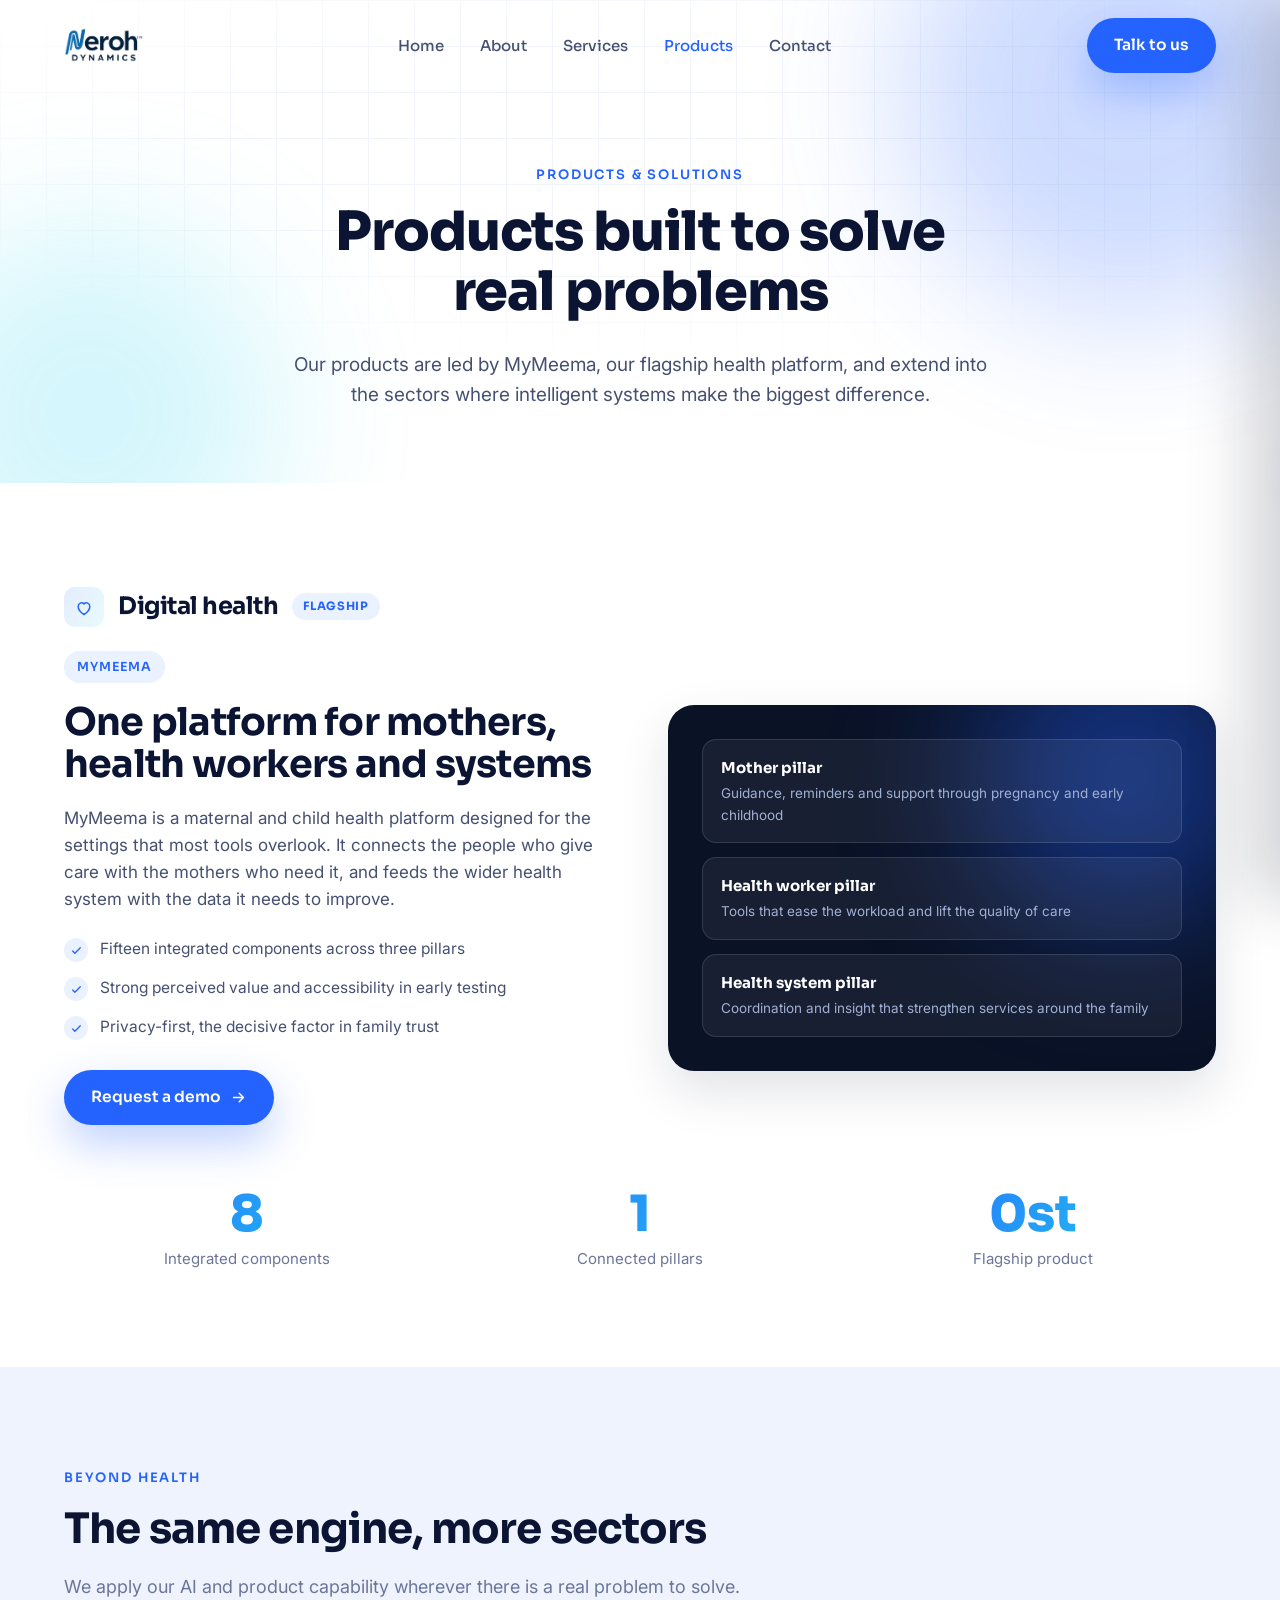
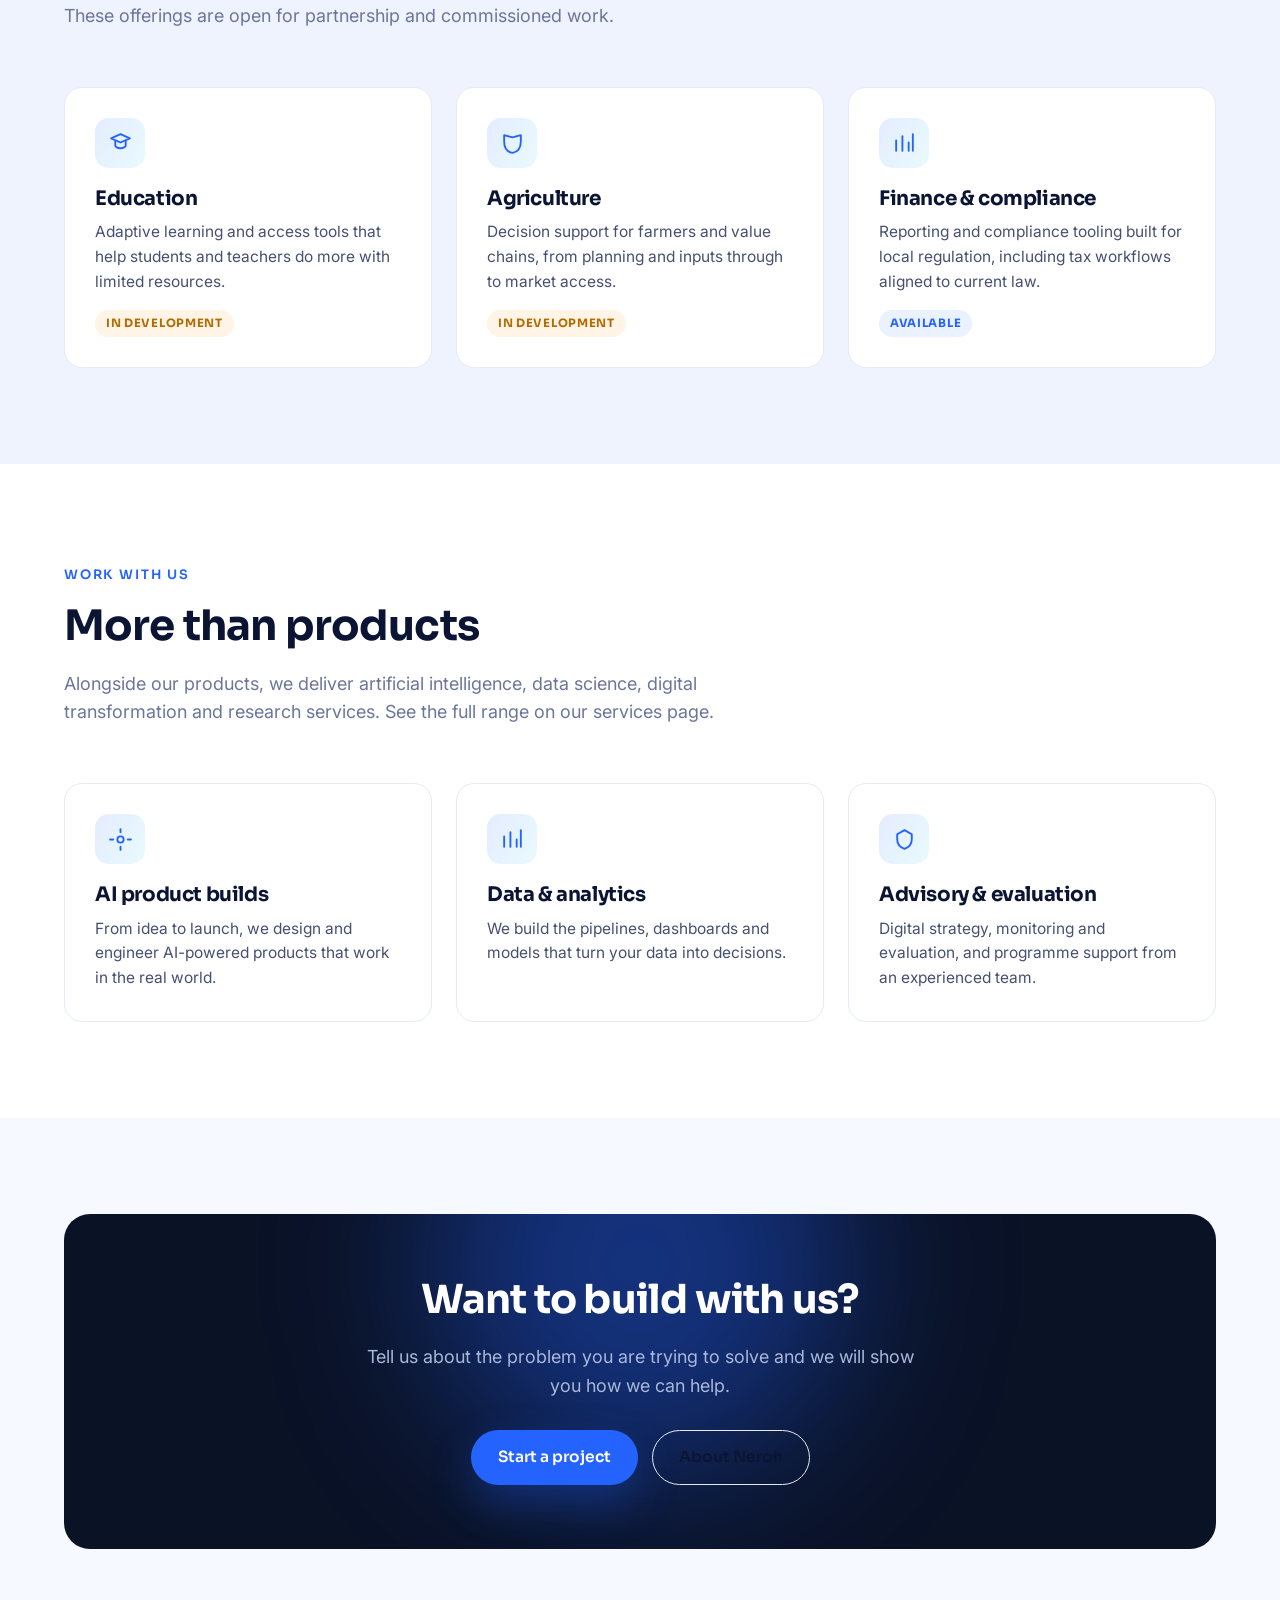
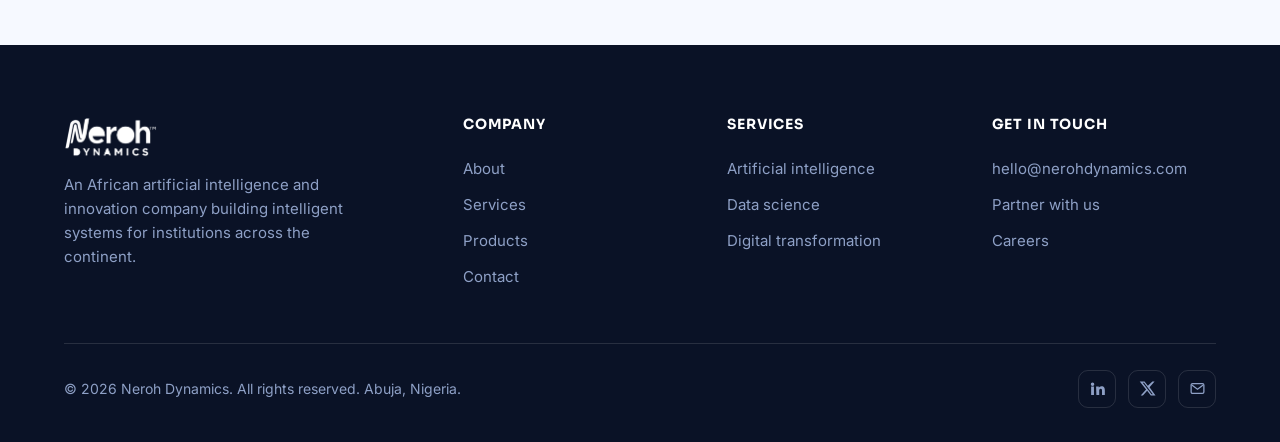
<file: products.html>
<!DOCTYPE html>
<html lang="en">
<head>
  <meta charset="UTF-8" />
  <meta name="viewport" content="width=device-width, initial-scale=1.0" />
  <title>Products | Neroh Dynamics</title>
  <meta name="description" content="Explore Neroh Dynamics products, led by MyMeema, our flagship maternal and child health platform, alongside AI and data products across the public and private sectors." />
  <meta property="og:title" content="Products | Neroh Dynamics" />
  <meta property="og:type" content="website" />
  <link rel="preconnect" href="https://fonts.googleapis.com" />
  <link rel="preconnect" href="https://fonts.gstatic.com" crossorigin />
  <link href="https://fonts.googleapis.com/css2?family=Sora:wght@400;500;600;700;800&family=Inter:wght@400;500;600&display=swap" rel="stylesheet" />
  <link rel="stylesheet" href="style.css" />
</head>
<body>

  <!-- ======== HEADER ======== -->
  <header class="site-header">
    <div class="container">
      <nav class="nav">
        <a href="index.html" class="brand"><img src="logo.png" alt="Neroh Dynamics" style="height:34px;width:auto;display:block"></a>
        <ul class="nav-links">
          <li><a href="index.html">Home</a></li>
          <li><a href="about.html">About</a></li>
          <li><a href="services.html">Services</a></li>
          <li><a href="products.html">Products</a></li>
          <li><a href="contact.html">Contact</a></li>
        </ul>
        <div class="nav-cta">
          <a href="contact.html" class="btn btn-primary">Talk to us</a>
          <button class="nav-toggle" aria-label="Open menu">
            <svg viewBox="0 0 24 24" fill="none"><path d="M4 7h16M4 12h16M4 17h16" stroke="currentColor" stroke-width="2" stroke-linecap="round"/></svg>
          </button>
        </div>
      </nav>
    </div>
  </header>
  <div class="scrim"></div>
  <aside class="mobile-panel">
    <div class="m-head">
      <a href="index.html" class="brand"><img src="logo.png" alt="Neroh Dynamics" style="height:30px;width:auto;display:block"></a>
      <button class="m-close" aria-label="Close menu">
        <svg viewBox="0 0 24 24" fill="none"><path d="M18 6L6 18M6 6l12 12" stroke="currentColor" stroke-width="2" stroke-linecap="round"/></svg>
      </button>
    </div>
    <a href="index.html" class="m-link">Home</a>
    <a href="about.html" class="m-link">About</a>
    <a href="services.html" class="m-link">Services</a>
    <a href="products.html" class="m-link">Products</a>
    <a href="contact.html" class="m-link">Contact</a>
    <a href="contact.html" class="btn btn-primary">Talk to us</a>
  </aside>

  <!-- ======== PAGE HERO ======== -->
  <section class="page-hero">
    <div class="hero-bg">
      <div class="grid"></div>
      <div class="glow g1"></div>
      <div class="glow g2"></div>
    </div>
    <div class="container">
      <div class="inner">
        <span class="eyebrow">Products &amp; solutions</span>
        <h1>Products built to solve real problems</h1>
        <p>Our products are led by MyMeema, our flagship health platform, and extend into the sectors where intelligent systems make the biggest difference.</p>
      </div>
    </div>
  </section>

  <!-- ======== FLAGSHIP: MYMEEMA ======== -->
  <section class="section">
    <div class="container">
      <div class="group-label reveal">
        <span class="gl-ic"><svg viewBox="0 0 24 24" fill="none"><path d="M12 21s-7-4.5-7-10a4 4 0 017-2.6A4 4 0 0119 11c0 5.5-7 10-7 10z" stroke="currentColor" stroke-width="1.8" stroke-linejoin="round"/></svg></span>
        <h2>Digital health</h2>
        <span class="status live">Flagship</span>
      </div>

      <div class="feature">
        <div class="feature-copy reveal">
          <span class="tag">MyMeema</span>
          <h2>One platform for mothers, health workers and systems</h2>
          <p>MyMeema is a maternal and child health platform designed for the settings that most tools overlook. It connects the people who give care with the mothers who need it, and feeds the wider health system with the data it needs to improve.</p>
          <ul class="feature-list">
            <li><span class="tick"><svg viewBox="0 0 24 24" fill="none"><path d="M5 13l4 4L19 7" stroke="currentColor" stroke-width="2.4" stroke-linecap="round" stroke-linejoin="round"/></svg></span>Fifteen integrated components across three pillars</li>
            <li><span class="tick"><svg viewBox="0 0 24 24" fill="none"><path d="M5 13l4 4L19 7" stroke="currentColor" stroke-width="2.4" stroke-linecap="round" stroke-linejoin="round"/></svg></span>Strong perceived value and accessibility in early testing</li>
            <li><span class="tick"><svg viewBox="0 0 24 24" fill="none"><path d="M5 13l4 4L19 7" stroke="currentColor" stroke-width="2.4" stroke-linecap="round" stroke-linejoin="round"/></svg></span>Privacy-first, the decisive factor in family trust</li>
          </ul>
          <a href="contact.html" class="btn btn-primary">Request a demo
            <svg viewBox="0 0 24 24" fill="none"><path d="M5 12h14M13 6l6 6-6 6" stroke="currentColor" stroke-width="2" stroke-linecap="round" stroke-linejoin="round"/></svg>
          </a>
        </div>
        <div class="feature-media reveal">
          <div class="pillars">
            <div class="pillar"><div class="p-k">Mother pillar</div><div class="p-s">Guidance, reminders and support through pregnancy and early childhood</div></div>
            <div class="pillar"><div class="p-k">Health worker pillar</div><div class="p-s">Tools that ease the workload and lift the quality of care</div></div>
            <div class="pillar"><div class="p-k">Health system pillar</div><div class="p-s">Coordination and insight that strengthen services around the family</div></div>
          </div>
        </div>
      </div>

      <div class="stats reveal" style="margin-top:64px">
        <div class="stat"><div class="n grad-text" data-count="15">15</div><div class="l">Integrated components</div></div>
        <div class="stat"><div class="n grad-text" data-count="3">3</div><div class="l">Connected pillars</div></div>
        <div class="stat"><div class="n grad-text" data-count="1" data-suffix="st">1st</div><div class="l">Flagship product</div></div>
      </div>
    </div>
  </section>

  <!-- ======== OTHER SECTORS ======== -->
  <section class="section section-sky">
    <div class="container">
      <div class="section-head reveal">
        <span class="eyebrow">Beyond health</span>
        <h2>The same engine, more sectors</h2>
        <p>We apply our AI and product capability wherever there is a real problem to solve. These offerings are open for partnership and commissioned work.</p>
      </div>

      <div class="grid-3">
        <div class="card reveal">
          <div class="card-ic"><svg viewBox="0 0 24 24" fill="none"><path d="M3 8l9-4 9 4-9 4-9-4z" stroke="currentColor" stroke-width="1.8" stroke-linejoin="round"/><path d="M7 10v5c0 1 2.2 2.5 5 2.5s5-1.5 5-2.5v-5" stroke="currentColor" stroke-width="1.8"/></svg></div>
          <h3>Education</h3>
          <p>Adaptive learning and access tools that help students and teachers do more with limited resources.</p>
          <span class="status soon" style="margin-top:16px;display:inline-block">In development</span>
        </div>
        <div class="card reveal">
          <div class="card-ic"><svg viewBox="0 0 24 24" fill="none"><path d="M12 22c5-1 8-5 8-11V5l-8 2-8-2v6c0 6 3 10 8 11z" stroke="currentColor" stroke-width="1.8" stroke-linejoin="round"/></svg></div>
          <h3>Agriculture</h3>
          <p>Decision support for farmers and value chains, from planning and inputs through to market access.</p>
          <span class="status soon" style="margin-top:16px;display:inline-block">In development</span>
        </div>
        <div class="card reveal">
          <div class="card-ic"><svg viewBox="0 0 24 24" fill="none"><path d="M4 20V10M10 20V6M16 20v-8M20 20V4" stroke="currentColor" stroke-width="1.8" stroke-linecap="round"/></svg></div>
          <h3>Finance &amp; compliance</h3>
          <p>Reporting and compliance tooling built for local regulation, including tax workflows aligned to current law.</p>
          <span class="status live" style="margin-top:16px;display:inline-block">Available</span>
        </div>
      </div>
    </div>
  </section>

  <!-- ======== SERVICES ======== -->
  <section class="section">
    <div class="container">
      <div class="section-head reveal">
        <span class="eyebrow">Work with us</span>
        <h2>More than products</h2>
        <p>Alongside our products, we deliver artificial intelligence, data science, digital transformation and research services. See the full range on our services page.</p>
      </div>
      <div class="grid-3">
        <div class="card reveal">
          <div class="card-ic"><svg viewBox="0 0 24 24" fill="none"><circle cx="12" cy="12" r="3" stroke="currentColor" stroke-width="1.8"/><path d="M12 2v3M12 19v3M2 12h3M19 12h3" stroke="currentColor" stroke-width="1.8" stroke-linecap="round"/></svg></div>
          <h3>AI product builds</h3>
          <p>From idea to launch, we design and engineer AI-powered products that work in the real world.</p>
        </div>
        <div class="card reveal">
          <div class="card-ic"><svg viewBox="0 0 24 24" fill="none"><path d="M4 19V9M10 19V5M16 19v-7M20 19V3" stroke="currentColor" stroke-width="1.8" stroke-linecap="round"/></svg></div>
          <h3>Data &amp; analytics</h3>
          <p>We build the pipelines, dashboards and models that turn your data into decisions.</p>
        </div>
        <div class="card reveal">
          <div class="card-ic"><svg viewBox="0 0 24 24" fill="none"><path d="M12 3l7 4v5c0 4.5-3 7.5-7 9-4-1.5-7-4.5-7-9V7l7-4z" stroke="currentColor" stroke-width="1.8" stroke-linejoin="round"/></svg></div>
          <h3>Advisory &amp; evaluation</h3>
          <p>Digital strategy, monitoring and evaluation, and programme support from an experienced team.</p>
        </div>
      </div>
    </div>
  </section>

  <!-- ======== CTA BAND ======== -->
  <section class="section section-tint">
    <div class="container">
      <div class="cta-band reveal">
        <h2>Want to build with us?</h2>
        <p>Tell us about the problem you are trying to solve and we will show you how we can help.</p>
        <div class="cta-actions">
          <a href="contact.html" class="btn btn-primary">Start a project</a>
          <a href="about.html" class="btn btn-ghost">About Neroh</a>
        </div>
      </div>
    </div>
  </section>

  <!-- ======== FOOTER ======== -->
  <footer class="site-footer">
    <div class="container">
      <div class="footer-grid">
        <div class="footer-brand">
          <a href="index.html" class="brand"><img src="logo-white.png" alt="Neroh Dynamics" style="height:40px;width:auto;display:block"></a>
          <p>An African artificial intelligence and innovation company building intelligent systems for institutions across the continent.</p>
        </div>
        <div class="footer-col">
          <h4>Company</h4>
          <a href="about.html">About</a>
          <a href="services.html">Services</a>
          <a href="products.html">Products</a>
          <a href="contact.html">Contact</a>
        </div>
        <div class="footer-col">
          <h4>Services</h4>
          <a href="services.html">Artificial intelligence</a>
          <a href="services.html">Data science</a>
          <a href="services.html">Digital transformation</a>
        </div>
        <div class="footer-col">
          <h4>Get in touch</h4>
          <a href="mailto:hello@nerohdynamics.com">hello@nerohdynamics.com</a>
          <a href="contact.html">Partner with us</a>
          <a href="contact.html">Careers</a>
        </div>
      </div>
      <div class="footer-bottom">
        <span>© <span id="year"></span> Neroh Dynamics. All rights reserved. Abuja, Nigeria.</span>
        <div class="socials">
          <a href="#" aria-label="LinkedIn"><svg viewBox="0 0 24 24" fill="currentColor"><path d="M4.98 3.5A2.5 2.5 0 002.5 6 2.5 2.5 0 005 8.5 2.5 2.5 0 007.5 6 2.5 2.5 0 004.98 3.5zM3 9h4v12H3zM10 9h3.8v1.7h.05c.53-1 1.83-2.05 3.77-2.05 4 0 4.75 2.65 4.75 6.1V21h-4v-5.5c0-1.3 0-3-1.85-3s-2.1 1.45-2.1 2.9V21h-4z"/></svg></a>
          <a href="#" aria-label="X"><svg viewBox="0 0 24 24" fill="currentColor"><path d="M18.9 2H22l-7.1 8.1L23.3 22h-6.6l-5.2-6.8L5.5 22H2.4l7.6-8.7L1 2h6.8l4.7 6.2zm-1.2 18h1.8L7.1 3.9H5.2z"/></svg></a>
          <a href="mailto:hello@nerohdynamics.com" aria-label="Email"><svg viewBox="0 0 24 24" fill="none"><rect x="3" y="5" width="18" height="14" rx="2" stroke="currentColor" stroke-width="1.8"/><path d="M4 7l8 6 8-6" stroke="currentColor" stroke-width="1.8"/></svg></a>
        </div>
      </div>
    </div>
  </footer>

  <script src="app.js"></script>
</body>
</html>
</file>
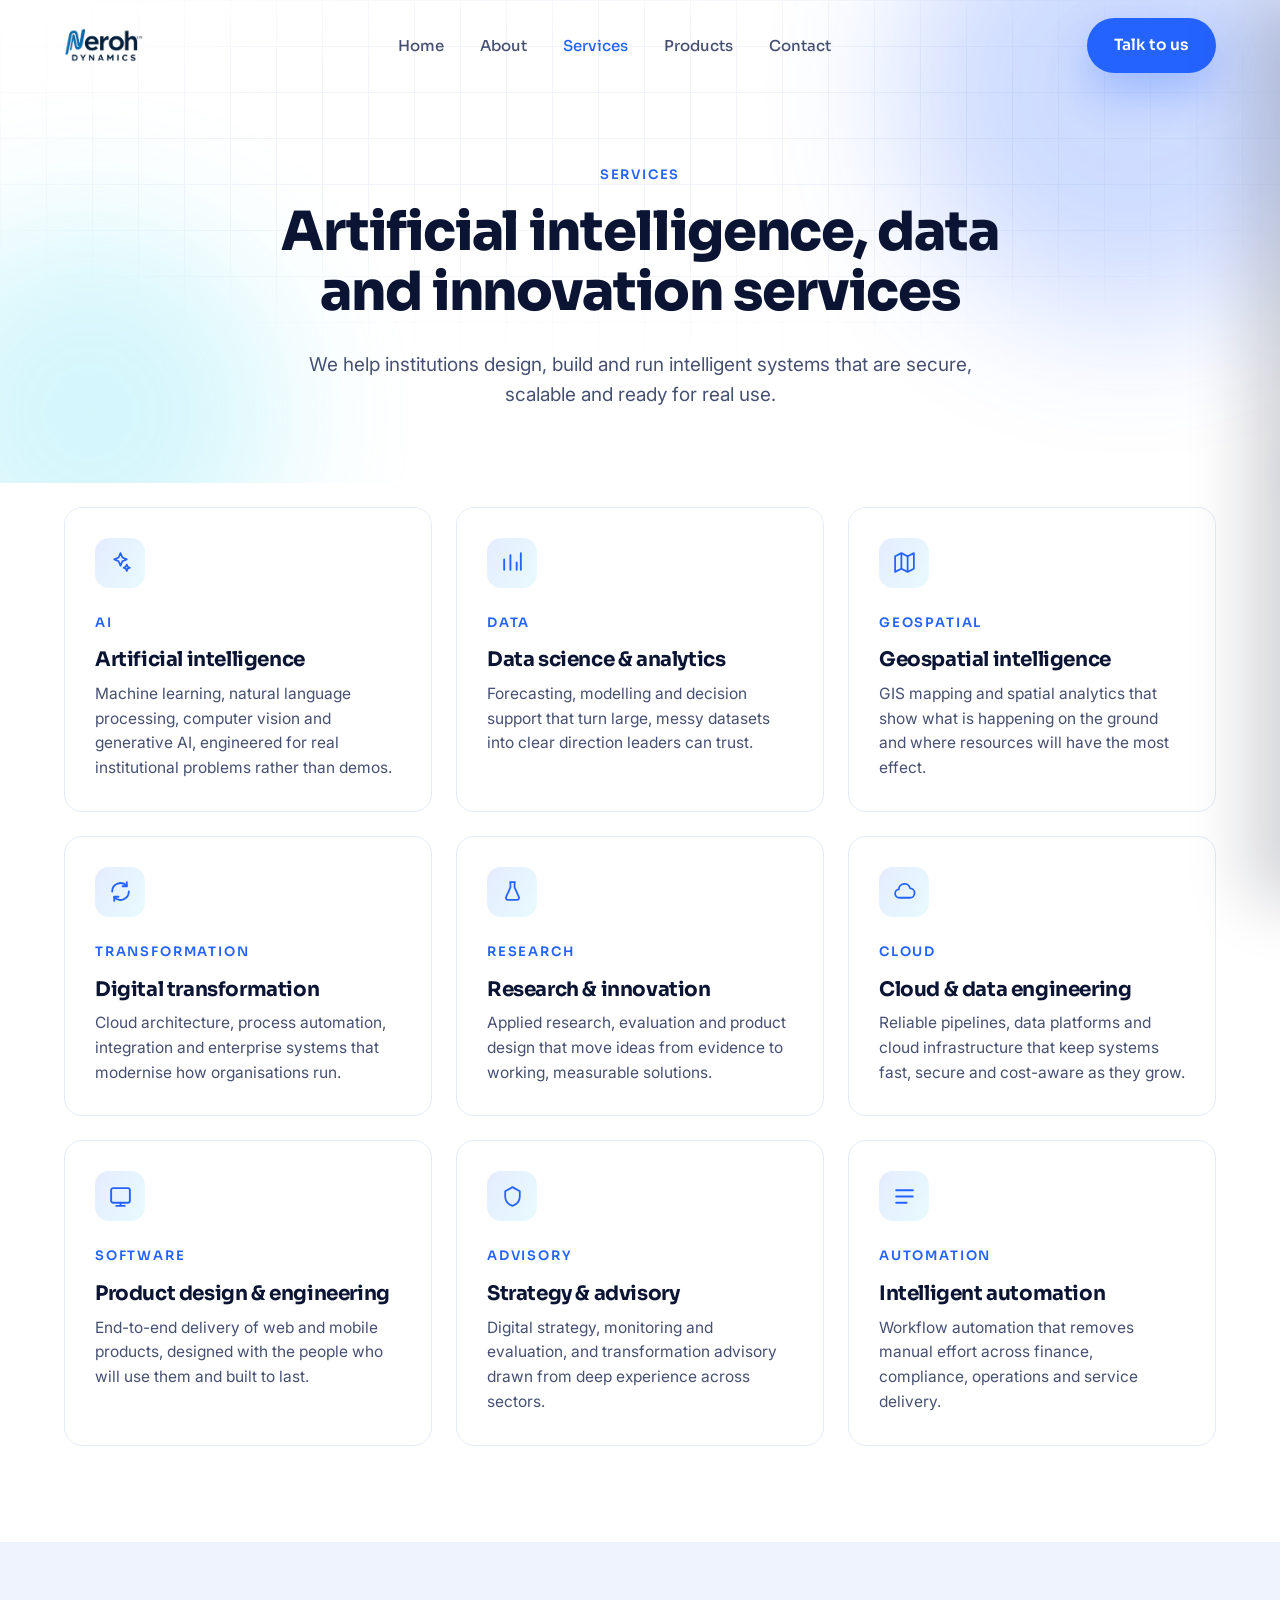
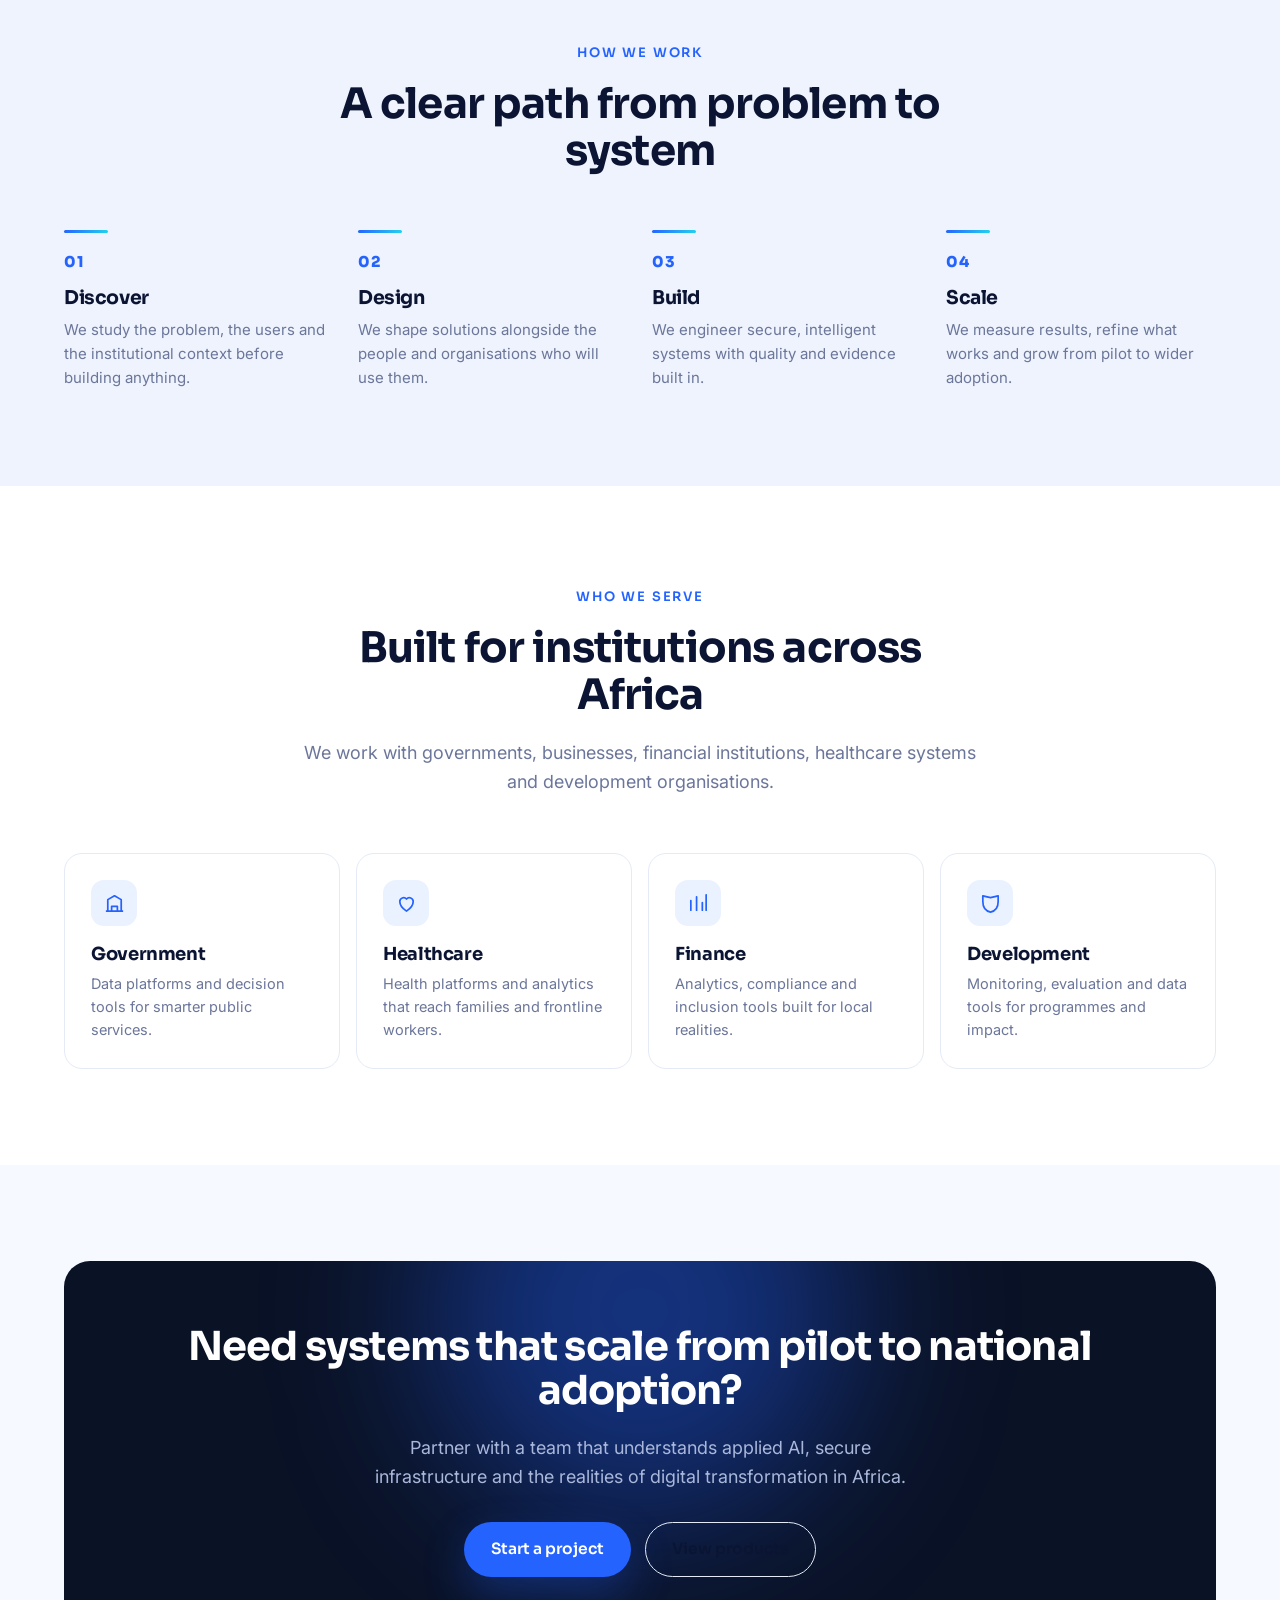
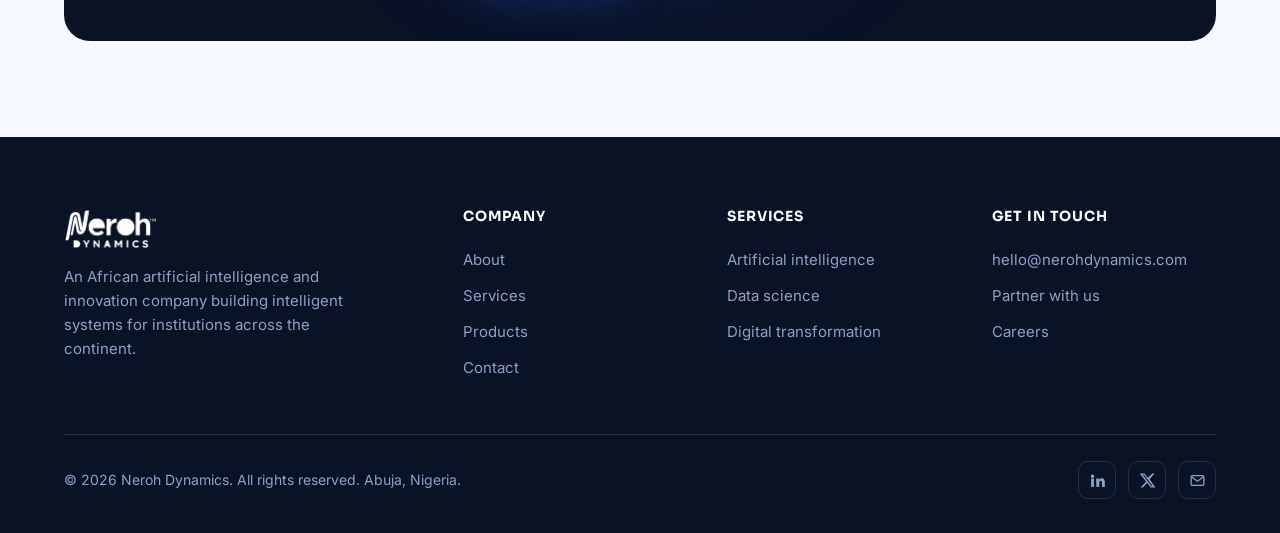
<file: services.html>
<!DOCTYPE html>
<html lang="en">
<head>
  <meta charset="UTF-8" />
  <meta name="viewport" content="width=device-width, initial-scale=1.0" />
  <title>Services | Neroh Dynamics</title>
  <meta name="description" content="Neroh Dynamics delivers artificial intelligence, data science, geospatial intelligence, digital transformation and research services for institutions across Africa." />
  <meta property="og:title" content="Services | Neroh Dynamics" />
  <meta property="og:type" content="website" />
  <link rel="preconnect" href="https://fonts.googleapis.com" />
  <link rel="preconnect" href="https://fonts.gstatic.com" crossorigin />
  <link href="https://fonts.googleapis.com/css2?family=Sora:wght@400;500;600;700;800&family=Inter:wght@400;500;600&display=swap" rel="stylesheet" />
  <link rel="stylesheet" href="style.css" />
</head>
<body>

  <!-- ======== HEADER ======== -->
  <header class="site-header">
    <div class="container">
      <nav class="nav">
        <a href="index.html" class="brand"><img src="logo.png" alt="Neroh Dynamics" style="height:34px;width:auto;display:block"></a>
        <ul class="nav-links">
          <li><a href="index.html">Home</a></li>
          <li><a href="about.html">About</a></li>
          <li><a href="services.html">Services</a></li>
          <li><a href="products.html">Products</a></li>
          <li><a href="contact.html">Contact</a></li>
        </ul>
        <div class="nav-cta">
          <a href="contact.html" class="btn btn-primary">Talk to us</a>
          <button class="nav-toggle" aria-label="Open menu">
            <svg viewBox="0 0 24 24" fill="none"><path d="M4 7h16M4 12h16M4 17h16" stroke="currentColor" stroke-width="2" stroke-linecap="round"/></svg>
          </button>
        </div>
      </nav>
    </div>
  </header>
  <div class="scrim"></div>
  <aside class="mobile-panel">
    <div class="m-head">
      <a href="index.html" class="brand"><img src="logo.png" alt="Neroh Dynamics" style="height:30px;width:auto;display:block"></a>
      <button class="m-close" aria-label="Close menu">
        <svg viewBox="0 0 24 24" fill="none"><path d="M18 6L6 18M6 6l12 12" stroke="currentColor" stroke-width="2" stroke-linecap="round"/></svg>
      </button>
    </div>
    <a href="index.html" class="m-link">Home</a>
    <a href="about.html" class="m-link">About</a>
    <a href="services.html" class="m-link">Services</a>
    <a href="products.html" class="m-link">Products</a>
    <a href="contact.html" class="m-link">Contact</a>
    <a href="contact.html" class="btn btn-primary">Talk to us</a>
  </aside>

  <!-- ======== PAGE HERO ======== -->
  <section class="page-hero">
    <div class="hero-bg">
      <div class="grid"></div>
      <div class="glow g1"></div>
      <div class="glow g2"></div>
    </div>
    <div class="container">
      <div class="inner">
        <span class="eyebrow">Services</span>
        <h1>Artificial intelligence, data and innovation services</h1>
        <p>We help institutions design, build and run intelligent systems that are secure, scalable and ready for real use.</p>
      </div>
    </div>
  </section>

  <!-- ======== SERVICES GRID ======== -->
  <section class="section" style="padding-top:24px">
    <div class="container">
      <div class="grid-3">
        <div class="card reveal">
          <div class="card-ic"><svg viewBox="0 0 24 24" fill="none"><path d="M12 3l1.8 4.2L18 9l-4.2 1.8L12 15l-1.8-4.2L6 9l4.2-1.8L12 3z" stroke="currentColor" stroke-width="1.7" stroke-linejoin="round"/><path d="M18 14l.9 2.1L21 17l-2.1.9L18 20l-.9-2.1L15 17l2.1-.9L18 14z" stroke="currentColor" stroke-width="1.7" stroke-linejoin="round"/></svg></div>
          <span class="eyebrow">AI</span>
          <h3>Artificial intelligence</h3>
          <p>Machine learning, natural language processing, computer vision and generative AI, engineered for real institutional problems rather than demos.</p>
        </div>
        <div class="card reveal">
          <div class="card-ic"><svg viewBox="0 0 24 24" fill="none"><path d="M4 19V9M10 19V5M16 19v-7M20 19V3" stroke="currentColor" stroke-width="1.8" stroke-linecap="round"/></svg></div>
          <span class="eyebrow">Data</span>
          <h3>Data science &amp; analytics</h3>
          <p>Forecasting, modelling and decision support that turn large, messy datasets into clear direction leaders can trust.</p>
        </div>
        <div class="card reveal">
          <div class="card-ic"><svg viewBox="0 0 24 24" fill="none"><path d="M9 3L3 6v15l6-3 6 3 6-3V3l-6 3-6-3z" stroke="currentColor" stroke-width="1.7" stroke-linejoin="round"/><path d="M9 3v15M15 6v15" stroke="currentColor" stroke-width="1.7"/></svg></div>
          <span class="eyebrow">Geospatial</span>
          <h3>Geospatial intelligence</h3>
          <p>GIS mapping and spatial analytics that show what is happening on the ground and where resources will have the most effect.</p>
        </div>
        <div class="card reveal">
          <div class="card-ic"><svg viewBox="0 0 24 24" fill="none"><path d="M4 12a8 8 0 0114-5.3M20 12a8 8 0 01-14 5.3" stroke="currentColor" stroke-width="1.8" stroke-linecap="round"/><path d="M18 3v4h-4M6 21v-4h4" stroke="currentColor" stroke-width="1.8" stroke-linecap="round" stroke-linejoin="round"/></svg></div>
          <span class="eyebrow">Transformation</span>
          <h3>Digital transformation</h3>
          <p>Cloud architecture, process automation, integration and enterprise systems that modernise how organisations run.</p>
        </div>
        <div class="card reveal">
          <div class="card-ic"><svg viewBox="0 0 24 24" fill="none"><path d="M9 3h6M10 3v5l-4 9a2 2 0 002 3h8a2 2 0 002-3l-4-9V3" stroke="currentColor" stroke-width="1.7" stroke-linejoin="round"/></svg></div>
          <span class="eyebrow">Research</span>
          <h3>Research &amp; innovation</h3>
          <p>Applied research, evaluation and product design that move ideas from evidence to working, measurable solutions.</p>
        </div>
        <div class="card reveal">
          <div class="card-ic"><svg viewBox="0 0 24 24" fill="none"><path d="M7 18a4 4 0 01-.5-7.97 5.5 5.5 0 0110.9-1A3.5 3.5 0 0117 18H7z" stroke="currentColor" stroke-width="1.7" stroke-linejoin="round"/></svg></div>
          <span class="eyebrow">Cloud</span>
          <h3>Cloud &amp; data engineering</h3>
          <p>Reliable pipelines, data platforms and cloud infrastructure that keep systems fast, secure and cost-aware as they grow.</p>
        </div>
        <div class="card reveal">
          <div class="card-ic"><svg viewBox="0 0 24 24" fill="none"><rect x="3" y="4" width="18" height="14" rx="2" stroke="currentColor" stroke-width="1.8"/><path d="M8 21h8M12 18v3" stroke="currentColor" stroke-width="1.8" stroke-linecap="round"/></svg></div>
          <span class="eyebrow">Software</span>
          <h3>Product design &amp; engineering</h3>
          <p>End-to-end delivery of web and mobile products, designed with the people who will use them and built to last.</p>
        </div>
        <div class="card reveal">
          <div class="card-ic"><svg viewBox="0 0 24 24" fill="none"><path d="M12 3l7 4v5c0 4.5-3 7.5-7 9-4-1.5-7-4.5-7-9V7l7-4z" stroke="currentColor" stroke-width="1.7" stroke-linejoin="round"/></svg></div>
          <span class="eyebrow">Advisory</span>
          <h3>Strategy &amp; advisory</h3>
          <p>Digital strategy, monitoring and evaluation, and transformation advisory drawn from deep experience across sectors.</p>
        </div>
        <div class="card reveal">
          <div class="card-ic"><svg viewBox="0 0 24 24" fill="none"><path d="M4 6h16M4 12h16M4 18h10" stroke="currentColor" stroke-width="1.8" stroke-linecap="round"/></svg></div>
          <span class="eyebrow">Automation</span>
          <h3>Intelligent automation</h3>
          <p>Workflow automation that removes manual effort across finance, compliance, operations and service delivery.</p>
        </div>
      </div>
    </div>
  </section>

  <!-- ======== PROCESS ======== -->
  <section class="section section-sky">
    <div class="container">
      <div class="section-head center reveal">
        <span class="eyebrow">How we work</span>
        <h2>A clear path from problem to system</h2>
      </div>
      <div class="steps">
        <div class="step reveal"><div class="num">01</div><h3>Discover</h3><p>We study the problem, the users and the institutional context before building anything.</p></div>
        <div class="step reveal"><div class="num">02</div><h3>Design</h3><p>We shape solutions alongside the people and organisations who will use them.</p></div>
        <div class="step reveal"><div class="num">03</div><h3>Build</h3><p>We engineer secure, intelligent systems with quality and evidence built in.</p></div>
        <div class="step reveal"><div class="num">04</div><h3>Scale</h3><p>We measure results, refine what works and grow from pilot to wider adoption.</p></div>
      </div>
    </div>
  </section>

  <!-- ======== SECTORS ======== -->
  <section class="section">
    <div class="container">
      <div class="section-head center reveal">
        <span class="eyebrow">Who we serve</span>
        <h2>Built for institutions across Africa</h2>
        <p>We work with governments, businesses, financial institutions, healthcare systems and development organisations.</p>
      </div>
      <div class="sectors">
        <div class="sector-tile reveal">
          <div class="s-ic"><svg viewBox="0 0 24 24" fill="none"><path d="M3 21h18M5 21V9l7-4 7 4v12M9 21v-5h6v5" stroke="currentColor" stroke-width="1.8" stroke-linejoin="round"/></svg></div>
          <h3>Government</h3>
          <p>Data platforms and decision tools for smarter public services.</p>
        </div>
        <div class="sector-tile reveal">
          <div class="s-ic"><svg viewBox="0 0 24 24" fill="none"><path d="M12 21s-7-4.5-7-10a4 4 0 017-2.6A4 4 0 0119 11c0 5.5-7 10-7 10z" stroke="currentColor" stroke-width="1.8" stroke-linejoin="round"/></svg></div>
          <h3>Healthcare</h3>
          <p>Health platforms and analytics that reach families and frontline workers.</p>
        </div>
        <div class="sector-tile reveal">
          <div class="s-ic"><svg viewBox="0 0 24 24" fill="none"><path d="M4 20V10M10 20V6M16 20v-8M20 20V4" stroke="currentColor" stroke-width="1.8" stroke-linecap="round"/></svg></div>
          <h3>Finance</h3>
          <p>Analytics, compliance and inclusion tools built for local realities.</p>
        </div>
        <div class="sector-tile reveal">
          <div class="s-ic"><svg viewBox="0 0 24 24" fill="none"><path d="M12 22c5-1 8-5 8-11V5l-8 2-8-2v6c0 6 3 10 8 11z" stroke="currentColor" stroke-width="1.8" stroke-linejoin="round"/></svg></div>
          <h3>Development</h3>
          <p>Monitoring, evaluation and data tools for programmes and impact.</p>
        </div>
      </div>
    </div>
  </section>

  <!-- ======== CTA BAND ======== -->
  <section class="section section-tint">
    <div class="container">
      <div class="cta-band reveal">
        <h2>Need systems that scale from pilot to national adoption?</h2>
        <p>Partner with a team that understands applied AI, secure infrastructure and the realities of digital transformation in Africa.</p>
        <div class="cta-actions">
          <a href="contact.html" class="btn btn-primary">Start a project</a>
          <a href="products.html" class="btn btn-ghost">View products</a>
        </div>
      </div>
    </div>
  </section>

  <!-- ======== FOOTER ======== -->
  <footer class="site-footer">
    <div class="container">
      <div class="footer-grid">
        <div class="footer-brand">
          <a href="index.html" class="brand"><img src="logo-white.png" alt="Neroh Dynamics" style="height:40px;width:auto;display:block"></a>
          <p>An African artificial intelligence and innovation company building intelligent systems for institutions across the continent.</p>
        </div>
        <div class="footer-col">
          <h4>Company</h4>
          <a href="about.html">About</a>
          <a href="services.html">Services</a>
          <a href="products.html">Products</a>
          <a href="contact.html">Contact</a>
        </div>
        <div class="footer-col">
          <h4>Services</h4>
          <a href="services.html">Artificial intelligence</a>
          <a href="services.html">Data science</a>
          <a href="services.html">Digital transformation</a>
        </div>
        <div class="footer-col">
          <h4>Get in touch</h4>
          <a href="mailto:hello@nerohdynamics.com">hello@nerohdynamics.com</a>
          <a href="contact.html">Partner with us</a>
          <a href="contact.html">Careers</a>
        </div>
      </div>
      <div class="footer-bottom">
        <span>© <span id="year"></span> Neroh Dynamics. All rights reserved. Abuja, Nigeria.</span>
        <div class="socials">
          <a href="#" aria-label="LinkedIn"><svg viewBox="0 0 24 24" fill="currentColor"><path d="M4.98 3.5A2.5 2.5 0 002.5 6 2.5 2.5 0 005 8.5 2.5 2.5 0 007.5 6 2.5 2.5 0 004.98 3.5zM3 9h4v12H3zM10 9h3.8v1.7h.05c.53-1 1.83-2.05 3.77-2.05 4 0 4.75 2.65 4.75 6.1V21h-4v-5.5c0-1.3 0-3-1.85-3s-2.1 1.45-2.1 2.9V21h-4z"/></svg></a>
          <a href="#" aria-label="X"><svg viewBox="0 0 24 24" fill="currentColor"><path d="M18.9 2H22l-7.1 8.1L23.3 22h-6.6l-5.2-6.8L5.5 22H2.4l7.6-8.7L1 2h6.8l4.7 6.2zm-1.2 18h1.8L7.1 3.9H5.2z"/></svg></a>
          <a href="mailto:hello@nerohdynamics.com" aria-label="Email"><svg viewBox="0 0 24 24" fill="none"><rect x="3" y="5" width="18" height="14" rx="2" stroke="currentColor" stroke-width="1.8"/><path d="M4 7l8 6 8-6" stroke="currentColor" stroke-width="1.8"/></svg></a>
        </div>
      </div>
    </div>
  </footer>

  <script src="app.js"></script>
</body>
</html>
</file>
<file: style.css>
/* ============================================================================
   NEROH DYNAMICS
   Shared stylesheet. Clean, modern, AI-tech. Blue signature palette.
   Display: Sora. Body: Inter.
   ========================================================================== */

/* ---- DESIGN TOKENS ---- */
:root {
  --ink:        #0A1226;   /* deep navy: dark sections, footer */
  --ink-2:      #101B3A;   /* raised dark surface */
  --heading:    #0B1533;   /* headings on light */
  --slate:      #465071;   /* body text on light */
  --muted:      #6B769A;   /* secondary text */

  --blue:       #2563FF;   /* primary electric azure, the signature */
  --blue-600:   #1B54EC;   /* hover */
  --blue-050:   #EAF1FF;   /* light blue tint */
  --cyan:       #22D3EE;   /* secondary highlight */

  --sky:        #EEF3FD;   /* light section background */
  --sky-2:      #F6F9FF;   /* lighter tint */
  --paper:      #FFFFFF;

  --line:       #E4EAF6;   /* hairline on light */
  --line-dark:  rgba(255,255,255,0.12);

  --grad:       linear-gradient(120deg, #2563FF 0%, #22D3EE 100%);
  --grad-soft:  linear-gradient(120deg, rgba(37,99,255,0.12), rgba(34,211,238,0.10));

  --radius:     18px;
  --radius-sm:  12px;
  --radius-lg:  26px;

  --shadow-sm:  0 2px 10px rgba(16,26,56,0.06);
  --shadow:     0 20px 50px rgba(16,26,56,0.12);
  --shadow-blue:0 18px 44px rgba(37,99,255,0.30);

  --maxw:       1200px;
  --ease:       cubic-bezier(0.16, 1, 0.3, 1);
}

/* ---- RESET / BASE ---- */
*, *::before, *::after { box-sizing: border-box; }
html { scroll-behavior: smooth; -webkit-text-size-adjust: 100%; }
body {
  margin: 0;
  font-family: 'Inter', system-ui, -apple-system, sans-serif;
  color: var(--slate);
  background: var(--paper);
  line-height: 1.6;
  font-size: 17px;
  -webkit-font-smoothing: antialiased;
  overflow-x: hidden;
}
h1, h2, h3, h4 {
  font-family: 'Sora', system-ui, sans-serif;
  color: var(--heading);
  line-height: 1.12;
  margin: 0 0 0.5em;
  letter-spacing: -0.02em;
  font-weight: 700;
}
p { margin: 0 0 1em; }
a { color: var(--blue); text-decoration: none; transition: color 0.2s; }
a:hover { color: var(--blue-600); }
img { max-width: 100%; display: block; }
ul { margin: 0; padding: 0; list-style: none; }

/* ---- LAYOUT ---- */
.container { width: 100%; max-width: var(--maxw); margin: 0 auto; padding: 0 24px; }
.section { padding: 96px 0; }
.section-sky { background: var(--sky); }
.section-tint { background: var(--sky-2); }
.section-ink { background: var(--ink); color: #C7D2ED; }
.section-ink h1, .section-ink h2, .section-ink h3 { color: #fff; }

.eyebrow {
  display: inline-block;
  font-family: 'Sora', sans-serif;
  font-size: 13px;
  font-weight: 600;
  letter-spacing: 0.14em;
  text-transform: uppercase;
  color: var(--blue);
  margin-bottom: 16px;
}
.section-ink .eyebrow { color: var(--cyan); }
.section-head { max-width: 680px; margin-bottom: 56px; }
.section-head.center { margin-left: auto; margin-right: auto; text-align: center; }
.section-head h2 { font-size: clamp(28px, 4vw, 42px); }
.section-head p { font-size: 18px; color: var(--muted); margin-bottom: 0; }
.section-ink .section-head p { color: #9FB0D4; }

.grad-text {
  background: var(--grad);
  -webkit-background-clip: text;
  background-clip: text;
  -webkit-text-fill-color: transparent;
}

/* ---- BUTTONS ---- */
.btn {
  display: inline-flex; align-items: center; gap: 9px;
  font-family: 'Sora', sans-serif; font-weight: 600; font-size: 15.5px;
  padding: 14px 26px; border-radius: 999px; border: 1px solid transparent;
  cursor: pointer; transition: transform 0.25s var(--ease), box-shadow 0.25s, background 0.2s, color 0.2s;
  white-space: nowrap;
}
.btn svg { width: 17px; height: 17px; }
.btn-primary { background: var(--blue); color: #fff; box-shadow: var(--shadow-blue); }
.btn-primary:hover { background: var(--blue-600); color: #fff; transform: translateY(-2px); }
.btn-ghost { background: transparent; color: var(--heading); border-color: var(--line); }
.btn-ghost:hover { border-color: var(--blue); color: var(--blue); transform: translateY(-2px); }
.section-ink .btn-ghost { color: #fff; border-color: var(--line-dark); }
.section-ink .btn-ghost:hover { border-color: var(--cyan); color: var(--cyan); }
.btn-light { background: #fff; color: var(--heading); }
.btn-light:hover { color: var(--blue); transform: translateY(-2px); }

/* ---- HEADER ---- */
.site-header {
  position: fixed; top: 0; left: 0; right: 0; z-index: 100;
  padding: 18px 0; transition: background 0.3s, box-shadow 0.3s, padding 0.3s;
}
.site-header.scrolled {
  background: rgba(255,255,255,0.86);
  backdrop-filter: saturate(180%) blur(14px);
  box-shadow: 0 1px 0 var(--line);
  padding: 12px 0;
}
.nav { display: flex; align-items: center; justify-content: space-between; gap: 24px; }
.brand { display: flex; align-items: center; gap: 11px; font-family: 'Sora', sans-serif; font-weight: 700; font-size: 20px; color: var(--heading); letter-spacing: -0.02em; }
.brand:hover { color: var(--heading); }
.brand-mark {
  width: 34px; height: 34px; border-radius: 10px; background: var(--grad);
  display: grid; place-items: center; color: #fff; font-size: 17px; font-weight: 800;
  box-shadow: var(--shadow-blue);
}
.nav-links { display: flex; align-items: center; gap: 6px; }
.nav-links a {
  font-family: 'Sora', sans-serif; font-weight: 500; font-size: 15px; color: var(--slate);
  padding: 9px 15px; border-radius: 10px; transition: color 0.2s, background 0.2s;
}
.nav-links a:hover { color: var(--heading); background: var(--blue-050); }
.nav-links a.active { color: var(--blue); }
.nav-cta { display: flex; align-items: center; gap: 12px; }
.nav-toggle { display: none; background: none; border: 0; cursor: pointer; padding: 8px; color: var(--heading); }
.nav-toggle svg { width: 26px; height: 26px; }

/* mobile menu */
.mobile-panel {
  position: fixed; inset: 0 0 0 auto; width: min(88vw, 360px); z-index: 120;
  background: var(--paper); box-shadow: -30px 0 60px rgba(10,18,38,0.18);
  transform: translateX(100%); transition: transform 0.4s var(--ease);
  padding: 26px 26px 40px; display: flex; flex-direction: column;
}
.mobile-panel.open { transform: translateX(0); }
.mobile-panel .m-head { display: flex; justify-content: space-between; align-items: center; margin-bottom: 30px; }
.mobile-panel a.m-link { font-family: 'Sora', sans-serif; font-weight: 600; font-size: 20px; color: var(--heading); padding: 14px 0; border-bottom: 1px solid var(--line); }
.mobile-panel a.m-link:hover { color: var(--blue); }
.mobile-panel .btn { margin-top: 24px; justify-content: center; }
.m-close { background: none; border: 0; cursor: pointer; color: var(--heading); padding: 6px; }
.m-close svg { width: 26px; height: 26px; }
.scrim { position: fixed; inset: 0; background: rgba(10,18,38,0.45); z-index: 110; opacity: 0; visibility: hidden; transition: opacity 0.3s; }
.scrim.open { opacity: 1; visibility: visible; }

/* ---- HERO ---- */
.hero { position: relative; padding: 168px 0 96px; overflow: hidden; }
.hero-bg { position: absolute; inset: 0; z-index: 0; pointer-events: none; }
.hero-bg .glow { position: absolute; border-radius: 50%; filter: blur(70px); opacity: 0.5; }
.hero-bg .g1 { width: 460px; height: 460px; background: rgba(37,99,255,0.45); top: -140px; right: -80px; }
.hero-bg .g2 { width: 380px; height: 380px; background: rgba(34,211,238,0.38); bottom: -120px; left: -100px; }
.hero-bg .grid {
  position: absolute; inset: 0;
  background-image: linear-gradient(var(--line) 1px, transparent 1px), linear-gradient(90deg, var(--line) 1px, transparent 1px);
  background-size: 46px 46px; opacity: 0.5;
  mask-image: radial-gradient(ellipse 80% 60% at 50% 30%, #000 40%, transparent 78%);
  -webkit-mask-image: radial-gradient(ellipse 80% 60% at 50% 30%, #000 40%, transparent 78%);
}
.hero-grid { position: relative; z-index: 1; display: grid; grid-template-columns: 1.05fr 0.95fr; gap: 56px; align-items: center; }
.hero-copy h1 { font-size: clamp(38px, 5.4vw, 62px); font-weight: 800; margin-bottom: 22px; }
.hero-copy .lede { font-size: 19px; color: var(--slate); max-width: 540px; margin-bottom: 32px; }
.hero-actions { display: flex; gap: 14px; flex-wrap: wrap; }
.hero-pill {
  display: inline-flex; align-items: center; gap: 9px; padding: 7px 15px 7px 8px;
  background: var(--blue-050); border: 1px solid var(--line); border-radius: 999px;
  font-size: 14px; font-weight: 500; color: var(--slate); margin-bottom: 24px;
}
.hero-pill b { background: var(--grad); color: #fff; font-family: 'Sora', sans-serif; font-weight: 700; font-size: 11px; letter-spacing: 0.06em; padding: 3px 10px; border-radius: 999px; text-transform: uppercase; }

/* cycling sector word */
.rotator { display: inline-grid; vertical-align: bottom; }
.rotator .word { grid-area: 1 / 1; opacity: 0; transform: translateY(14px); transition: opacity 0.5s, transform 0.5s; white-space: nowrap; }
.rotator .word.in { opacity: 1; transform: translateY(0); }
.rotator .word.out { opacity: 0; transform: translateY(-14px); }

/* hero engine diagram (signature graphic) */
.engine {
  position: relative; background: #fff; border: 1px solid var(--line);
  border-radius: var(--radius-lg); box-shadow: var(--shadow); padding: 30px;
}
.engine-top { display: flex; align-items: center; gap: 8px; margin-bottom: 26px; }
.engine-top .dot { width: 11px; height: 11px; border-radius: 50%; background: var(--line); }
.engine-top .dot.live { background: var(--blue); }
.engine-top span { margin-left: auto; font-family: 'Sora', sans-serif; font-size: 12px; font-weight: 600; letter-spacing: 0.1em; text-transform: uppercase; color: var(--muted); }
.engine-core {
  margin: 0 auto 26px; width: 168px; text-align: center; padding: 20px 16px; border-radius: var(--radius);
  background: var(--ink); color: #fff; box-shadow: var(--shadow-blue); position: relative;
}
.engine-core .k { font-family: 'Sora', sans-serif; font-weight: 700; font-size: 16px; }
.engine-core .s { font-size: 12.5px; color: #9FB0D4; }
.engine-core::after {
  content: ""; position: absolute; left: 50%; bottom: -26px; width: 2px; height: 26px;
  background: linear-gradient(var(--blue), transparent); transform: translateX(-50%);
}
.engine-sectors { display: grid; grid-template-columns: repeat(2, 1fr); gap: 12px; }
.sector-chip {
  display: flex; align-items: center; gap: 10px; padding: 13px 14px; border-radius: 14px;
  background: var(--sky-2); border: 1px solid var(--line); font-family: 'Sora', sans-serif;
  font-weight: 600; font-size: 14px; color: var(--heading);
  transition: transform 0.3s var(--ease), box-shadow 0.3s, border-color 0.3s;
}
.sector-chip:hover { transform: translateY(-3px); box-shadow: var(--shadow-sm); border-color: var(--blue); }
.sector-chip .ic { width: 30px; height: 30px; border-radius: 9px; background: var(--grad-soft); display: grid; place-items: center; color: var(--blue); }
.sector-chip .ic svg { width: 17px; height: 17px; }

/* ---- BADGE STRIP ---- */
.strip { border-top: 1px solid var(--line); border-bottom: 1px solid var(--line); background: #fff; }
.strip-row { display: flex; flex-wrap: wrap; gap: 14px 40px; justify-content: center; align-items: center; padding: 26px 0; }
.strip-item { display: flex; align-items: center; gap: 10px; font-family: 'Sora', sans-serif; font-weight: 600; font-size: 15px; color: var(--heading); }
.strip-item .tick { width: 22px; height: 22px; border-radius: 50%; background: var(--blue-050); color: var(--blue); display: grid; place-items: center; }
.strip-item .tick svg { width: 13px; height: 13px; }

/* ---- CARD GRID (offerings) ---- */
.grid-3 { display: grid; grid-template-columns: repeat(3, 1fr); gap: 24px; }
.grid-2 { display: grid; grid-template-columns: repeat(2, 1fr); gap: 24px; }
.card {
  background: #fff; border: 1px solid var(--line); border-radius: var(--radius);
  padding: 30px; transition: transform 0.3s var(--ease), box-shadow 0.3s, border-color 0.3s;
}
.card:hover { transform: translateY(-5px); box-shadow: var(--shadow); border-color: transparent; }
.card .card-ic { width: 50px; height: 50px; border-radius: 14px; background: var(--grad-soft); color: var(--blue); display: grid; place-items: center; margin-bottom: 20px; }
.card .card-ic svg { width: 25px; height: 25px; }
.card h3 { font-size: 20px; }
.card p { font-size: 15.5px; color: var(--slate); margin-bottom: 0; }
.card .more { display: inline-flex; align-items: center; gap: 6px; margin-top: 16px; font-family: 'Sora', sans-serif; font-weight: 600; font-size: 14.5px; }

/* ---- SECTORS INTERACTIVE ---- */
.sectors { display: grid; grid-template-columns: repeat(4, 1fr); gap: 16px; }
.sector-tile {
  position: relative; border: 1px solid var(--line); border-radius: var(--radius);
  padding: 26px; background: #fff; cursor: pointer; overflow: hidden;
  transition: transform 0.35s var(--ease), box-shadow 0.35s, border-color 0.35s;
}
.sector-tile::before { content: ""; position: absolute; inset: 0; background: var(--grad); opacity: 0; transition: opacity 0.35s; }
.sector-tile > * { position: relative; z-index: 1; }
.sector-tile:hover, .sector-tile.active { transform: translateY(-4px); box-shadow: var(--shadow-blue); border-color: transparent; }
.sector-tile:hover::before, .sector-tile.active::before { opacity: 1; }
.sector-tile:hover h3, .sector-tile.active h3, .sector-tile:hover p, .sector-tile.active p, .sector-tile:hover .s-ic, .sector-tile.active .s-ic { color: #fff; }
.sector-tile .s-ic { width: 46px; height: 46px; border-radius: 13px; background: var(--blue-050); color: var(--blue); display: grid; place-items: center; margin-bottom: 18px; transition: background 0.35s, color 0.35s; }
.sector-tile:hover .s-ic, .sector-tile.active .s-ic { background: rgba(255,255,255,0.18); }
.sector-tile .s-ic svg { width: 23px; height: 23px; }
.sector-tile h3 { font-size: 18px; margin-bottom: 8px; transition: color 0.35s; }
.sector-tile p { font-size: 14.5px; margin-bottom: 0; transition: color 0.35s; color: var(--muted); }

/* ---- PROCESS STEPS ---- */
.steps { display: grid; grid-template-columns: repeat(4, 1fr); gap: 24px; counter-reset: step; }
.step { position: relative; padding-top: 20px; }
.step .num { font-family: 'Sora', sans-serif; font-weight: 800; font-size: 15px; color: var(--blue); letter-spacing: 0.08em; margin-bottom: 14px; }
.step h3 { font-size: 19px; }
.step p { font-size: 15px; color: var(--muted); margin-bottom: 0; }
.step::before { content: ""; position: absolute; top: 0; left: 0; width: 44px; height: 3px; border-radius: 3px; background: var(--grad); }

/* ---- FLAGSHIP FEATURE ---- */
.feature { display: grid; grid-template-columns: 1fr 1fr; gap: 56px; align-items: center; }
.feature.flip .feature-media { order: -1; }
.feature-media {
  background: var(--ink); border-radius: var(--radius-lg); padding: 34px; color: #fff;
  box-shadow: var(--shadow); position: relative; overflow: hidden;
}
.feature-media::before { content:""; position:absolute; width:300px; height:300px; border-radius:50%; background: rgba(37,99,255,0.4); filter: blur(70px); top:-80px; right:-60px; }
.pillars { position: relative; z-index: 1; display: grid; gap: 14px; }
.pillar { background: rgba(255,255,255,0.06); border: 1px solid var(--line-dark); border-radius: 14px; padding: 16px 18px; }
.pillar .p-k { font-family: 'Sora', sans-serif; font-weight: 700; font-size: 15px; color: #fff; margin-bottom: 3px; }
.pillar .p-s { font-size: 13.5px; color: #9FB0D4; }
.feature-copy h2 { font-size: clamp(26px, 3.6vw, 38px); }
.feature-list { display: grid; gap: 14px; margin: 24px 0 30px; }
.feature-list li { display: flex; gap: 12px; align-items: flex-start; font-size: 15.5px; }
.feature-list .tick { flex: none; width: 24px; height: 24px; border-radius: 50%; background: var(--blue-050); color: var(--blue); display: grid; place-items: center; margin-top: 1px; }
.feature-list .tick svg { width: 13px; height: 13px; }
.tag { display: inline-flex; align-items: center; gap: 7px; font-family: 'Sora', sans-serif; font-weight: 600; font-size: 12.5px; letter-spacing: 0.08em; text-transform: uppercase; color: var(--blue); background: var(--blue-050); padding: 6px 13px; border-radius: 999px; margin-bottom: 18px; }

/* ---- STAT ROW ---- */
.stats { display: grid; grid-template-columns: repeat(3, 1fr); gap: 28px; }
.stat { text-align: center; }
.stat .n { font-family: 'Sora', sans-serif; font-weight: 800; font-size: clamp(34px, 5vw, 50px); line-height: 1; margin-bottom: 8px; }
.stat .l { font-size: 15px; color: var(--muted); }

/* ---- CTA BAND ---- */
.cta-band { position: relative; overflow: hidden; border-radius: var(--radius-lg); background: var(--ink); padding: 64px; text-align: center; }
.cta-band::before { content:""; position:absolute; width:420px; height:420px; border-radius:50%; background: rgba(37,99,255,0.4); filter: blur(80px); top:-160px; left:50%; transform: translateX(-50%); }
.cta-band > * { position: relative; z-index: 1; }
.cta-band h2 { color: #fff; font-size: clamp(28px, 4vw, 40px); }
.cta-band p { color: #A9B7DA; max-width: 560px; margin: 0 auto 30px; font-size: 18px; }
.cta-actions { display: flex; gap: 14px; justify-content: center; flex-wrap: wrap; }

/* ---- FOOTER ---- */
.site-footer { background: var(--ink); color: #8EA0C6; padding: 72px 0 34px; }
.footer-grid { display: grid; grid-template-columns: 1.6fr 1fr 1fr 1fr; gap: 40px; margin-bottom: 48px; }
.footer-brand .brand { color: #fff; margin-bottom: 16px; }
.footer-brand p { font-size: 15px; max-width: 300px; color: #8EA0C6; }
.footer-col h4 { color: #fff; font-family: 'Sora', sans-serif; font-size: 14px; letter-spacing: 0.06em; text-transform: uppercase; margin-bottom: 18px; }
.footer-col a { display: block; color: #8EA0C6; font-size: 15px; padding: 6px 0; }
.footer-col a:hover { color: var(--cyan); }
.footer-bottom { border-top: 1px solid var(--line-dark); padding-top: 26px; display: flex; justify-content: space-between; align-items: center; gap: 18px; flex-wrap: wrap; font-size: 14px; }
.socials { display: flex; gap: 12px; }
.socials a { width: 38px; height: 38px; border-radius: 10px; border: 1px solid var(--line-dark); display: grid; place-items: center; color: #8EA0C6; }
.socials a:hover { color: #fff; border-color: var(--cyan); background: rgba(255,255,255,0.05); }
.socials svg { width: 17px; height: 17px; }

/* ---- FORM ---- */
.contact-grid { display: grid; grid-template-columns: 0.9fr 1.1fr; gap: 48px; align-items: start; }
.info-card { display: flex; gap: 15px; align-items: flex-start; padding: 20px 0; border-bottom: 1px solid var(--line); }
.info-card:last-child { border-bottom: 0; }
.info-card .ic { flex: none; width: 46px; height: 46px; border-radius: 13px; background: var(--blue-050); color: var(--blue); display: grid; place-items: center; }
.info-card .ic svg { width: 21px; height: 21px; }
.info-card h4 { font-size: 16px; margin-bottom: 3px; }
.info-card p, .info-card a { font-size: 15px; color: var(--slate); margin: 0; }
.form-card { background: #fff; border: 1px solid var(--line); border-radius: var(--radius-lg); padding: 34px; box-shadow: var(--shadow-sm); }
.field { margin-bottom: 18px; }
.field label { display: block; font-family: 'Sora', sans-serif; font-weight: 600; font-size: 14px; color: var(--heading); margin-bottom: 8px; }
.field input, .field select, .field textarea {
  width: 100%; font-family: inherit; font-size: 15.5px; color: var(--heading);
  padding: 13px 15px; border: 1px solid var(--line); border-radius: var(--radius-sm);
  background: var(--sky-2); transition: border-color 0.2s, box-shadow 0.2s, background 0.2s;
}
.field input:focus, .field select:focus, .field textarea:focus {
  outline: none; border-color: var(--blue); background: #fff; box-shadow: 0 0 0 4px rgba(37,99,255,0.12);
}
.field textarea { resize: vertical; min-height: 130px; }
.field .err { color: #DC2626; font-size: 13px; margin-top: 6px; display: none; }
.field.invalid input, .field.invalid select, .field.invalid textarea { border-color: #DC2626; }
.field.invalid .err { display: block; }
.form-note { font-size: 13.5px; color: var(--muted); margin-top: 14px; }
.form-success {
  display: none; text-align: center; padding: 40px 20px;
}
.form-success.show { display: block; }
.form-success .ok { width: 64px; height: 64px; border-radius: 50%; background: var(--grad); color: #fff; display: grid; place-items: center; margin: 0 auto 20px; box-shadow: var(--shadow-blue); }
.form-success .ok svg { width: 30px; height: 30px; }

/* ---- PAGE HEADER (inner pages) ---- */
.page-hero { position: relative; padding: 160px 0 72px; overflow: hidden; text-align: center; }
.page-hero .hero-bg { z-index: 0; }
.page-hero .inner { position: relative; z-index: 1; max-width: 720px; margin: 0 auto; }
.page-hero h1 { font-size: clamp(34px, 5vw, 54px); font-weight: 800; }
.page-hero p { font-size: 19px; color: var(--slate); margin-bottom: 0; }

/* ---- VALUE / MISSION ---- */
.split { display: grid; grid-template-columns: 1fr 1fr; gap: 48px; align-items: start; }
.value-list { display: grid; gap: 18px; }
.value-item { display: flex; gap: 16px; align-items: flex-start; }
.value-item .v-ic { flex: none; width: 44px; height: 44px; border-radius: 12px; background: var(--grad-soft); color: var(--blue); display: grid; place-items: center; }
.value-item .v-ic svg { width: 21px; height: 21px; }
.value-item h3 { font-size: 18px; margin-bottom: 4px; }
.value-item p { font-size: 15px; color: var(--muted); margin-bottom: 0; }

/* founder */
.founder { display: grid; grid-template-columns: 260px 1fr; gap: 40px; align-items: center; }
.founder-photo {
  aspect-ratio: 1; border-radius: var(--radius-lg); background: var(--grad);
  display: grid; place-items: center; color: #fff; font-family: 'Sora', sans-serif;
  font-weight: 800; font-size: 68px; box-shadow: var(--shadow-blue);
}
.founder h3 { font-size: 24px; margin-bottom: 4px; }
.founder .role { font-family: 'Sora', sans-serif; font-weight: 600; color: var(--blue); font-size: 15px; margin-bottom: 16px; }

/* product group label */
.group-label { display: flex; align-items: center; gap: 14px; margin: 8px 0 24px; }
.group-label .gl-ic { width: 40px; height: 40px; border-radius: 11px; background: var(--grad-soft); color: var(--blue); display: grid; place-items: center; }
.group-label .gl-ic svg { width: 20px; height: 20px; }
.group-label h2 { font-size: 24px; margin: 0; }
.status { font-family: 'Sora', sans-serif; font-size: 11.5px; font-weight: 700; letter-spacing: 0.06em; text-transform: uppercase; padding: 4px 11px; border-radius: 999px; }
.status.live { background: var(--blue-050); color: var(--blue); }
.status.soon { background: #FFF4E5; color: #B26B00; }

/* ---- REVEAL ANIMATION ----
   Content is visible by default. It is only hidden for animation once the
   script confirms it is running by adding .reveal-init to <html>. If the
   script is missing, everything simply shows. */
.reveal { transition: opacity 0.7s var(--ease), transform 0.7s var(--ease); }
.reveal-init .reveal { opacity: 0; transform: translateY(26px); }
.reveal-init .reveal.in { opacity: 1; transform: none; }

/* ---- RESPONSIVE ---- */
@media (max-width: 980px) {
  .hero-grid { grid-template-columns: 1fr; gap: 40px; }
  .engine { max-width: 460px; }
  .feature, .feature.flip { grid-template-columns: 1fr; gap: 34px; }
  .feature.flip .feature-media { order: 0; }
  .contact-grid, .split, .founder { grid-template-columns: 1fr; }
  .founder-photo { width: 180px; }
  .grid-3, .sectors, .steps { grid-template-columns: repeat(2, 1fr); }
  .footer-grid { grid-template-columns: 1fr 1fr; gap: 32px; }
}
@media (max-width: 720px) {
  .nav-links, .nav-cta .btn { display: none; }
  .nav-toggle { display: block; }
  .section { padding: 68px 0; }
  .hero { padding: 130px 0 68px; }
  .grid-3, .grid-2, .sectors, .steps, .stats { grid-template-columns: 1fr; }
  .cta-band { padding: 44px 24px; }
  .footer-grid { grid-template-columns: 1fr; }
  .footer-bottom { flex-direction: column; align-items: flex-start; }
  body { font-size: 16px; }
}

/* ---- ACCESSIBILITY ---- */
:focus-visible { outline: 3px solid var(--blue); outline-offset: 2px; border-radius: 4px; }
@media (prefers-reduced-motion: reduce) {
  * { animation: none !important; transition: none !important; scroll-behavior: auto !important; }
  .reveal, .reveal-init .reveal { opacity: 1 !important; transform: none !important; }
}
</file>
